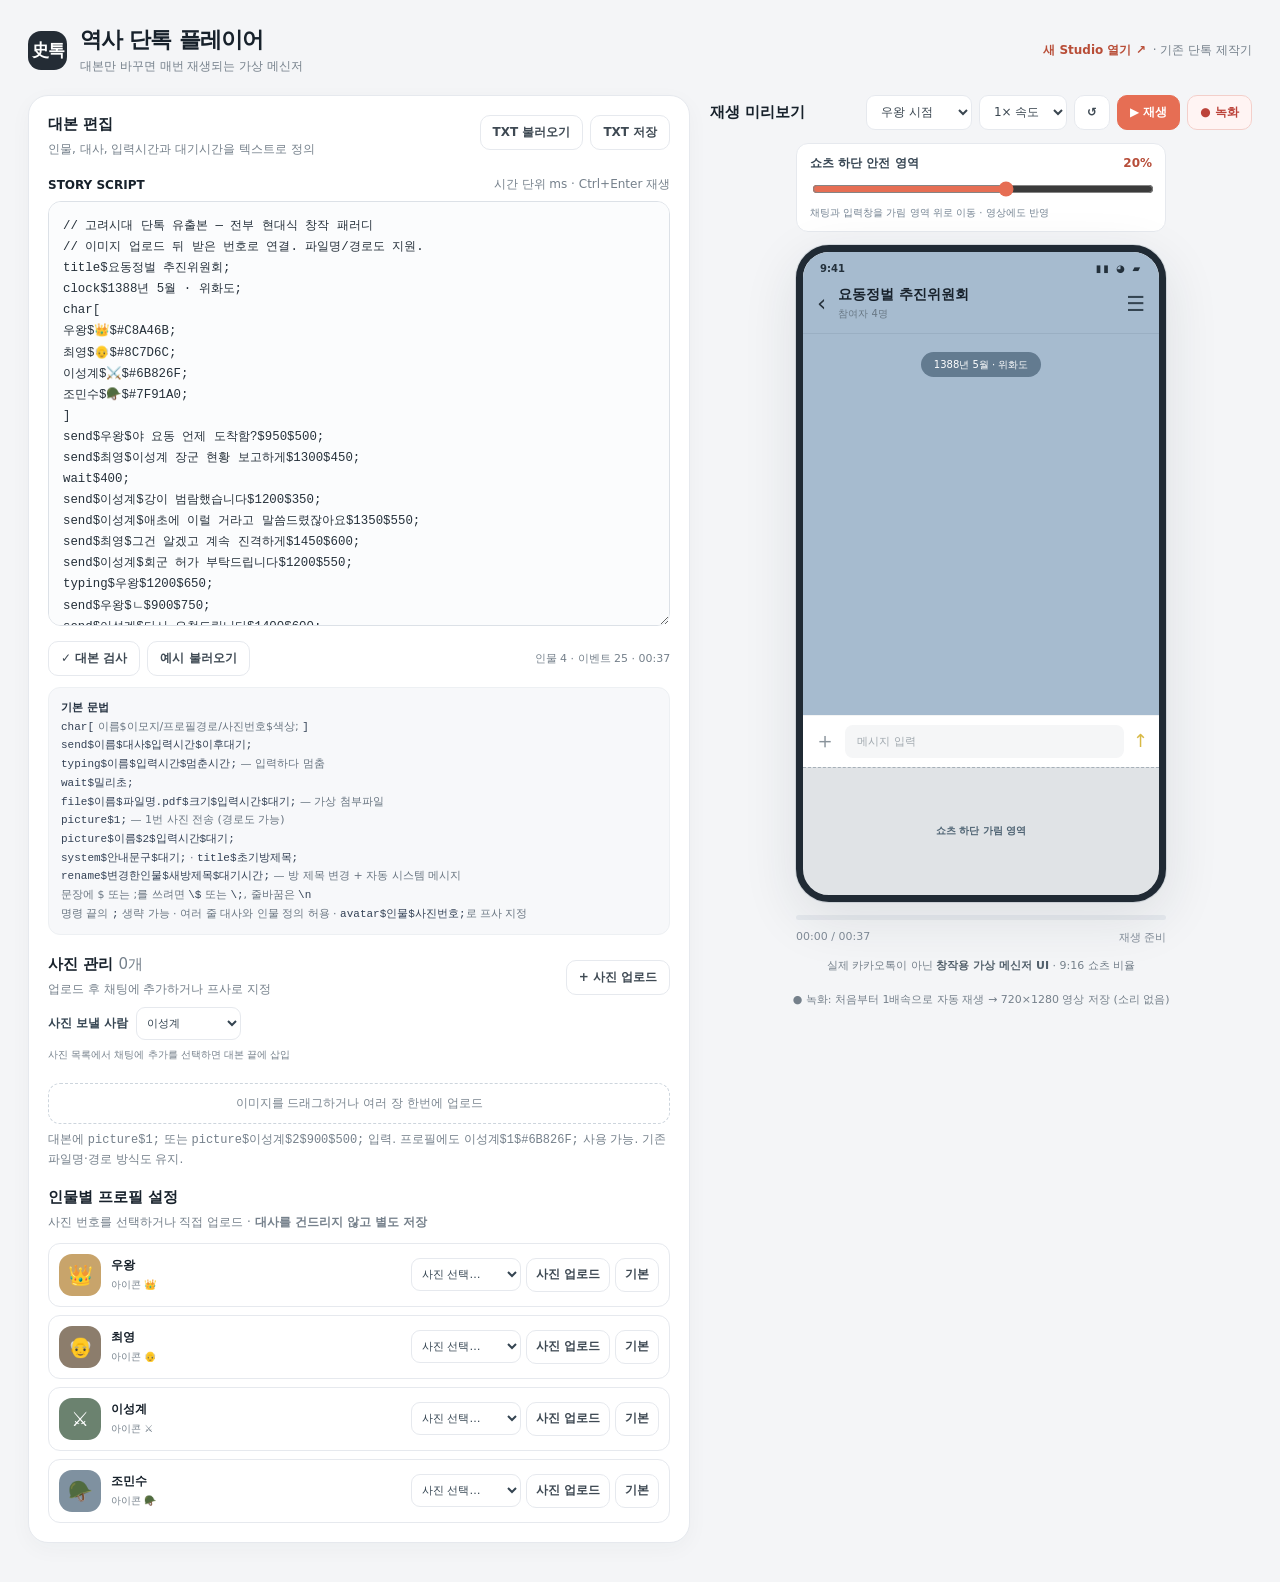
<file: index.html>
<!doctype html>
<html lang="ko">
<head>
<meta charset="utf-8">
<meta name="viewport" content="width=device-width,initial-scale=1,viewport-fit=cover">
<meta name="color-scheme" content="light">
<title>역사 단톡 플레이어 · StoryChat</title>
<style>
:root{--bg:#f4f5f7;--paper:#fff;--ink:#17212b;--muted:#75808b;--stroke:#e6e9ee;--accent:#e66e54;--accent-dark:#b84d37;--chat:#b6c6d6;--yellow:#ffe36c;--shadow:0 16px 55px rgba(30,41,59,.11);font-family:Pretendard,"Apple SD Gothic Neo","Noto Sans KR",system-ui,-apple-system,sans-serif}
*{box-sizing:border-box}html,body{margin:0;min-height:100%;background:var(--bg);color:var(--ink)}button,input,textarea,select{font:inherit}button{cursor:pointer}button:disabled{opacity:.44;cursor:default}.app{max-width:1280px;min-height:100vh;margin:auto;padding:26px 28px 40px}.topbar{display:flex;align-items:center;justify-content:space-between;gap:16px;margin-bottom:20px}.brand{display:flex;align-items:center;gap:13px}.logo{height:39px;width:39px;display:grid;place-items:center;background:#242c35;color:#fff;border-radius:13px;font-weight:800;font-size:17px;letter-spacing:-1px}.heading{font-size:22px;line-height:1.25;letter-spacing:-.8px;margin:0;font-weight:800}.subtitle{color:var(--muted);font-size:12px;margin:4px 0 0}.topnote{font-size:12px;color:var(--muted);display:flex;gap:7px;align-items:center}.dot{width:7px;height:7px;background:#67b68f;border-radius:50%}.layout{display:grid;grid-template-columns:minmax(0,1.1fr) minmax(350px,.9fr);gap:20px;align-items:start}.panel{background:var(--paper);border:1px solid var(--stroke);border-radius:20px;padding:19px;box-shadow:0 6px 22px rgba(35,47,61,.035)}.panel-head{display:flex;align-items:flex-start;justify-content:space-between;gap:12px}.sectiontitle{font-size:15px;font-weight:760;margin:0}.helptext{font-size:12px;color:var(--muted);line-height:1.55;margin:6px 0 0}.buttonrow{display:flex;gap:7px;flex-wrap:wrap}.btn{border-radius:10px;min-height:35px;padding:8px 12px;border:1px solid var(--stroke);background:#fff;color:#3e4953;font-size:12px;font-weight:720;display:inline-flex;align-items:center;justify-content:center;gap:6px;white-space:nowrap}.btn:hover{background:#f9fafb}.btn.primary{background:#252e38;border-color:#252e38;color:#fff}.btn.primary:hover{background:#394452}.btn.accent{background:var(--accent);border-color:var(--accent);color:#fff}.btn.accent:hover{background:var(--accent-dark)}.labelrow{display:flex;justify-content:space-between;gap:12px;align-items:center;margin-top:18px;margin-bottom:8px;font-size:12px;font-weight:700}.muted{color:var(--muted);font-weight:500}.editor{width:100%;height:425px;resize:vertical;min-height:230px;border:1px solid #dce1e7;border-radius:13px;background:#fbfcfd;color:#25303a;outline:0;padding:14px;line-height:1.7;font-size:12.4px;tab-size:2;font-family:ui-monospace,SFMono-Regular,Consolas,"Noto Sans Mono",monospace}.editor:focus{border-color:#aeb9c3;box-shadow:0 0 0 3px rgba(92,114,138,.09)}.hint{padding:11px 12px;background:#f7f8fa;border:1px solid #edf0f3;border-radius:12px;margin-top:11px;color:#697581;font-size:11px;line-height:1.7}.hint code{font-size:11px;color:#334155}.hint strong{color:#253241}.errorbox{border-radius:11px;margin-top:10px;padding:10px 12px;font-size:12px;line-height:1.6;white-space:pre-wrap}.errorbox.error{background:#fff1ed;color:#9f3c2c}.errorbox.ok{background:#f0f8f2;color:#2d7346}.asset-title{display:flex;align-items:center;justify-content:space-between;gap:10px;margin-top:20px}.assets{margin-top:11px;display:flex;flex-direction:column;gap:7px}.asset-item{display:flex;align-items:center;gap:9px;border:1px solid var(--stroke);padding:9px;border-radius:12px;min-width:0;flex-wrap:wrap}.asset-thumb{width:56px;height:56px;border-radius:9px;background:#eef1f4;object-fit:cover;flex-shrink:0}.asset-name{flex:1;min-width:0;overflow:hidden;white-space:nowrap;text-overflow:ellipsis;font-size:12px}.asset-remove{background:transparent;border:0;color:#8a929b;font-size:18px;width:25px;height:28px;border-radius:6px}.asset-remove:hover{background:#f5e7e5;color:#b65e4b}.drop{margin-top:10px;border:1px dashed #cdd5dd;border-radius:12px;padding:11px 13px;color:#7c8791;font-size:12px;text-align:center;transition:.15s}.drop.active{border-color:#e66e54;color:#c0553e;background:#fff5f1}.right{display:flex;flex-direction:column;align-items:center;gap:13px}.view-header{width:100%;display:flex;align-items:center;justify-content:space-between;gap:10px}.controls{display:flex;flex-wrap:wrap;align-items:center;justify-content:center;gap:7px}.speed,.perspective{border:1px solid var(--stroke);border-radius:9px;background:#fff;padding:7px 10px;height:35px;font-size:12px;color:#3a4650;max-width:142px}.phone{height:auto;width:min(100%,370px);aspect-ratio:9/16;border:7px solid #202a34;border-radius:33px;box-shadow:var(--shadow),0 0 0 1px #d8dce1;background:#fff;overflow:hidden;position:relative;display:flex;flex-direction:column;isolation:isolate}.phone-status{height:25px;flex:0 0 25px;background:var(--chat);display:flex;justify-content:space-between;align-items:center;padding:8px 17px 0;font-size:10px;font-weight:750;color:#23303b}.status-icons{letter-spacing:2px;font-size:10px}.chat-header{background:var(--chat);height:57px;flex:0 0 57px;display:flex;align-items:center;padding:7px 14px 9px;gap:12px;border-bottom:1px solid rgba(50,70,90,.1)}.back{font-size:23px;color:#26313b;line-height:1}.chat-title-wrap{min-width:0;flex:1}.chat-title{font-size:14px;font-weight:800;white-space:nowrap;text-overflow:ellipsis;overflow:hidden}.chat-people{font-size:10px;color:#687784;margin-top:3px}.chat-menu{font-size:21px;color:#344451}.chat-scroll{background:var(--chat);flex:1;min-height:0;overflow-y:auto;overscroll-behavior:contain;padding:14px 12px 17px;scrollbar-width:thin;scrollbar-color:#91a7ba transparent}.sceneclock{text-align:center;font-size:10px;color:#fff;background:rgba(53,74,93,.24);width:fit-content;max-width:90%;margin:4px auto 18px;padding:6px 13px;border-radius:15px;line-height:1.3}.message{display:flex;gap:7px;align-items:flex-start;margin:0 0 12px;animation:appear .2s ease-out both}.message.own{flex-direction:row-reverse}.avatar{width:29px;height:29px;border-radius:10px;display:grid;place-items:center;flex-shrink:0;color:#fff;font-size:16px;font-weight:700;overflow:hidden;background:#667a8b}.avatar img{width:100%;height:100%;object-fit:cover}.msg-content{min-width:0;display:flex;flex-direction:column;align-items:flex-start;max-width:min(78%,245px);gap:4px}.own .msg-content{align-items:flex-end}.who{font-size:10px;color:#384b5a;white-space:nowrap;margin:0 0 1px}.bubble{padding:10px 11px;border-radius:3px 12px 12px 12px;box-shadow:0 1px 2px rgba(30,45,62,.07);background:#fff;max-width:100%;font-size:12.6px;line-height:1.53;white-space:pre-wrap;overflow-wrap:anywhere;color:#222e37}.own .bubble{background:var(--yellow);border-radius:12px 3px 12px 12px}.photo-bubble{width:210px;max-width:100%;background:#fff;overflow:hidden;border-radius:3px 12px 12px 12px;box-shadow:0 1px 2px rgba(30,45,62,.07)}.own .photo-bubble{border-radius:12px 3px 12px 12px}.photo-bubble img{width:100%;max-height:280px;object-fit:cover;display:block}.photo-placeholder{width:205px;max-width:100%;height:220px;display:flex;align-items:center;justify-content:center;text-align:center;flex-direction:column;gap:7px;background:linear-gradient(145deg,#e5e9ec,#cbd4db);padding:18px;color:#4c606e;line-height:1.5}.photo-placeholder .ph-icon{font-size:34px}.photo-placeholder .ph-title{font-size:12px;font-weight:750}.photo-placeholder .ph-path{font-size:10px;overflow-wrap:anywhere}.notice{text-align:center;color:#fff;font-size:10px;padding:6px 11px;background:rgba(55,73,89,.23);max-width:90%;width:fit-content;border-radius:15px;margin:10px auto 18px;line-height:1.45;animation:appear .2s ease-out both}.typing-row{display:flex;gap:7px;align-items:center;margin:0 0 12px;animation:appear .2s ease-out both}.typing-row.own{flex-direction:row-reverse}.typing-bubble{background:#fff;box-shadow:0 1px 2px rgba(30,45,62,.08);border-radius:4px 13px 13px 13px;padding:12px 12px;display:flex;gap:4px;align-items:center;height:35px}.typing-row.own .typing-bubble{background:var(--yellow);border-radius:13px 4px 13px 13px}.typing-dot{height:5px;width:5px;border-radius:50%;background:#9aa8b3;animation:blip 1s ease-in-out infinite}.typing-dot:nth-child(2){animation-delay:.15s}.typing-dot:nth-child(3){animation-delay:.3s}.chat-bottom{background:#fff;display:flex;align-items:center;gap:9px;padding:9px 11px;flex:0 0 52px;border-top:1px solid rgba(25,38,51,.05)}.input-plus{font-size:22px;color:#89939b;font-weight:300;line-height:1}.fake-input{background:#f5f6f7;color:#a1a9af;border-radius:8px;font-size:11px;padding:9px 12px;flex:1}.fake-send{color:#d8b945;font-size:18px;line-height:1}.timeline{height:5px;background:#e6e9ee;border-radius:99px;overflow:hidden;margin:0 0 10px}.timeline-fill{height:100%;width:0;background:var(--accent);transition:width .08s linear}.time-row{display:flex;justify-content:space-between;color:#808b97;font-size:11px;font-variant-numeric:tabular-nums}.preview-foot{width:min(100%,370px);font-size:11px;color:var(--muted);line-height:1.5;text-align:center}.preview-foot span{font-weight:700;color:#52606b}.hidden{display:none!important}@keyframes appear{from{opacity:0;transform:translateY(7px)}to{opacity:1;transform:translateY(0)}}@keyframes blip{0%,60%,100%{opacity:.35;transform:translateY(0)}30%{opacity:1;transform:translateY(-3px)}}
@media(max-width:900px){.app{padding:20px 14px 35px}.layout{grid-template-columns:1fr}.right{order:-1}.phone{width:min(100%,350px)}.right .view-header{justify-content:center;flex-wrap:wrap}.topnote{display:none}.editor{height:320px}.panel{padding:15px}.heading{font-size:20px}}@media(max-width:420px){.app{padding:14px 10px 28px}.phone{width:min(100%,328px)}.controls{gap:5px}.btn{padding:8px 9px}.perspective{max-width:115px}.panel-head{flex-wrap:wrap}}
@media(prefers-reduced-motion:reduce){.message,.notice,.typing-row{animation:none}.typing-dot{animation:none}.timeline-fill{transition:none}}
/* Fictional attached files are display-only; no file needs to be uploaded. */
.file-bubble{width:222px;max-width:100%;background:#fff;padding:11px;border-radius:3px 12px 12px 12px;display:flex;align-items:center;gap:10px;box-shadow:0 1px 2px rgba(30,45,62,.07)}
.own .file-bubble{background:var(--yellow);border-radius:12px 3px 12px 12px}
.file-icon{position:relative;width:40px;height:47px;flex:0 0 40px;background:#edeeee;border-radius:6px;display:flex;align-items:flex-end;justify-content:center;padding:0 3px 7px;overflow:hidden}
.file-icon::before{content:"";position:absolute;top:0;right:0;border-style:solid;border-width:0 12px 12px 0;border-color:transparent #fff transparent transparent;filter:drop-shadow(-1px 1px 0 rgba(0,0,0,.06))}
.file-icon-label{position:relative;font-size:9px;font-weight:850;letter-spacing:.2px;color:#fff;background:#c7544e;border-radius:3px;padding:3px 4px;min-width:29px;text-align:center}
.file-icon.doc .file-icon-label{background:#4978bd}.file-icon.zip .file-icon-label{background:#9275ab}.file-icon.other .file-icon-label{background:#768896}
.file-detail{display:flex;flex-direction:column;min-width:0;gap:4px;flex:1}
.file-name{font-size:12px;font-weight:750;color:#29333d;line-height:1.35;overflow-wrap:anywhere;word-break:break-word}
.file-meta{font-size:10px;color:#788692;white-space:nowrap}
.phone.paused .typing-dot{animation-play-state:paused}
.asset-id{font-size:12px;font-weight:800;color:#b94f39;background:#fff1ec;border-radius:7px;padding:5px 7px;white-space:nowrap}.asset-use{font-size:11px;padding:6px 9px}.record-btn{background:#fff4f3;border-color:#f3cfca;color:#bc433a}.record-btn.active{background:#bd463e;color:#fff;border-color:#bd463e}.record-help{margin-top:3px;text-align:center;font-size:11px;color:var(--muted);line-height:1.55}.record-download{font-size:12px;font-weight:750;color:#af4c39;text-underline-offset:3px}.record-canvas{display:none;position:absolute;inset:0;width:100%;height:100%;z-index:4;object-fit:fill}.record-canvas.visible{display:block}.record-status{font-variant-numeric:tabular-nums}
/* Character profile editor — edits the portable char[] script directly. */
.character-list{display:flex;flex-direction:column;gap:8px;margin-top:11px}
.character-row{display:flex;align-items:center;gap:10px;padding:10px;border:1px solid var(--stroke);border-radius:12px;min-width:0}
.character-avatar{width:42px;height:42px;border-radius:13px;display:grid;place-items:center;overflow:hidden;flex:0 0 42px;font-size:20px;color:white}
.character-avatar img{width:100%;height:100%;object-fit:cover}
.character-detail{flex:1;min-width:0}.character-name{display:block;font-size:12px;font-weight:750;overflow:hidden;text-overflow:ellipsis;white-space:nowrap}
.character-meta{display:block;color:var(--muted);font-size:10px;margin-top:4px;overflow:hidden;text-overflow:ellipsis;white-space:nowrap}
.character-actions{display:flex;gap:5px;align-items:center;flex-wrap:wrap;justify-content:flex-end}
.profile-select{min-width:110px;max-width:145px;border:1px solid var(--stroke);background:white;border-radius:9px;padding:8px 6px;color:#344451;font-size:11px}
.character-actions .btn{min-height:34px;padding:7px 9px}
@media(max-width:460px){.character-row{flex-wrap:wrap}.character-actions{width:100%;justify-content:flex-start;margin-left:52px}.profile-select{flex:1;max-width:none}}
/* Dialogue groups share one avatar/name. Photos take roughly 90% of the chat width. */
:root{--chat:#a6bbcf;--yellow:#ffdc53}
.chat-scroll{scrollbar-color:#7893a7 transparent}
.message{margin-bottom:11px;animation:messageIn .34s cubic-bezier(.18,.82,.23,1) both}
.message.grouped{margin-top:-7px}
.message.grouped .bubble,.message.grouped .file-bubble,.message.grouped .photo-bubble{border-top-left-radius:11px}
.message.grouped.own .bubble,.message.grouped.own .file-bubble,.message.grouped.own .photo-bubble{border-top-right-radius:11px}
.avatar-spacer{width:29px;height:29px;flex:0 0 29px;visibility:hidden}
.message .msg-content{max-width:min(82%,260px)}
.message.photo-message .msg-content{width:90%;max-width:calc(100% - 36px)}
.photo-bubble{width:100%;border:1px solid rgba(20,43,63,.09);box-shadow:0 2px 6px rgba(21,39,57,.15)}
.photo-bubble img{width:100%;max-height:415px;object-fit:contain;background:#e3eaf0}
.photo-placeholder{width:100%;height:260px}
.bubble,.file-bubble{box-shadow:0 2px 5px rgba(21,39,57,.14)}
.who{font-weight:700;color:#253e51}
.sceneclock,.notice{background:rgba(27,53,76,.48)}
@keyframes messageIn{0%{opacity:0;transform:translateY(11px) scale(.985)}60%{opacity:1}100%{opacity:1;transform:translateY(0) scale(1)}}
.message.no-animate{animation:none}
@media(prefers-reduced-motion:reduce){.message{animation:none}}
/* Adjustable Shorts bottom-safe region. The translucent preview guide is never drawn in recording. */
.safe-controls{width:min(100%,370px);display:grid;gap:7px;padding:11px 13px;background:#fff;border:1px solid var(--stroke);border-radius:12px}
.safe-controls-row{display:flex;align-items:center;justify-content:space-between;font-size:12px;font-weight:700;color:#364552}
.safe-controls output{font-variant-numeric:tabular-nums;color:#b74e3a;font-weight:800}
.safe-controls input[type=range]{width:100%;accent-color:#e66e54;cursor:pointer}
.safe-controls small{color:#748392;font-size:10px;line-height:1.4}
.phone{--shorts-safe-bottom:20%}
.shorts-safe-area{flex:0 0 var(--shorts-safe-bottom);min-height:0;background:rgba(38,62,82,.14);border-top:1px dashed rgba(35,56,76,.30);color:rgba(30,56,76,.75);font-size:10px;font-weight:650;display:grid;place-items:center;text-align:center;overflow:hidden}
.shorts-safe-area::after{content:'쇼츠 하단 가림 영역';white-space:nowrap}
.phone[style*="--shorts-safe-bottom: 0%"] .shorts-safe-area{border:0}
@media(max-width:420px){.safe-controls{width:min(100%,328px)}}
.picture-sender{display:flex;gap:8px;align-items:center;flex-wrap:wrap;margin:8px 0 4px;font-size:12px;color:#344451}
.picture-sender label{font-weight:700}.picture-sender select{max-width:160px;min-width:105px}.picture-sender small{width:100%;color:var(--muted);font-size:10px}
.asset-actions{display:flex;align-items:center;flex-wrap:wrap;gap:6px;width:100%}
.asset-actions .profile-select{flex:1;min-width:126px;max-width:100%}
</style>
</head>
<body>
<div class="app">
  <header class="topbar">
    <div class="brand"><div class="logo">史톡</div><div><h1 class="heading">역사 단톡 플레이어</h1><p class="subtitle">대본만 바꾸면 매번 재생되는 가상 메신저</p></div></div>
    <div class="topnote"><a href="studio.html" style="font-weight:800;text-decoration:none;color:#b84d37">새 Studio 열기 ↗</a> · 기존 단톡 제작기</div>
  </header>
  <main class="layout">
    <section class="panel" aria-label="대본 편집기">
      <div class="panel-head"><div><h2 class="sectiontitle">대본 편집</h2><p class="helptext">인물, 대사, 입력시간과 대기시간을 텍스트로 정의</p></div><div class="buttonrow"><button class="btn" id="loadScriptBtn" type="button">TXT 불러오기</button><button class="btn" id="saveScriptBtn" type="button">TXT 저장</button></div></div>
      <div class="labelrow"><span>STORY SCRIPT</span><span class="muted">시간 단위 ms · Ctrl+Enter 재생</span></div>
      <textarea id="editor" class="editor" spellcheck="false" aria-label="시나리오 대본"></textarea>
      <div class="buttonrow" style="margin-top:11px"><button id="validateBtn" class="btn" type="button">✓ 대본 검사</button><button id="sampleBtn" class="btn" type="button">예시 불러오기</button><span style="margin:auto 0 auto auto;color:var(--muted);font-size:11px" id="scriptStats">—</span></div>
      <div id="validation" class="errorbox hidden" role="status"></div>
      <div class="hint"><strong>기본 문법</strong><br><code>char[</code> 이름$이모지/프로필경로/사진번호$색상; <code>]</code><br><code>send$이름$대사$입력시간$이후대기;</code><br><code>typing$이름$입력시간$멈춘시간;</code> — 입력하다 멈춤<br><code>wait$밀리초;</code><br><code>file$이름$파일명.pdf$크기$입력시간$대기;</code> — 가상 첨부파일<br><code>picture$1;</code> — 1번 사진 전송 (경로도 가능)<br><code>picture$이름$2$입력시간$대기;</code><br><code>system$안내문구$대기;</code> · <code>title$초기방제목;</code><br><code>rename$변경한인물$새방제목$대기시간;</code> — 방 제목 변경 + 자동 시스템 메시지<br>문장에 $ 또는 ;를 쓰려면 <code>\$</code> 또는 <code>\;</code>, 줄바꿈은 <code>\n</code><br>명령 끝의 <code>;</code> 생략 가능 · 여러 줄 대사와 인물 정의 허용 · <code>avatar$인물$사진번호;</code>로 프사 지정</div>
      <div class="asset-title"><div><h2 class="sectiontitle">사진 관리 <span id="assetCount" class="muted">0개</span></h2><p class="helptext">업로드 후 채팅에 추가하거나 프사로 지정</p></div><button class="btn" id="assetAddBtn" type="button">+ 사진 업로드</button></div><div class="picture-sender"><label for="pictureWho">사진 보낼 사람</label><select id="pictureWho" class="profile-select"></select><small>사진 목록에서 채팅에 추가를 선택하면 대본 끝에 삽입</small></div>
      <div id="assetList" class="assets"></div><div id="dropZone" class="drop">이미지를 드래그하거나 여러 장 한번에 업로드</div>
      <p class="helptext">대본에 <code>picture$1;</code> 또는 <code>picture$이성계$2$900$500;</code> 입력. 프로필에도 <code>이성계$1$#6B826F;</code> 사용 가능. 기존 파일명·경로 방식도 유지.</p>
      <div class="asset-title"><div><h2 class="sectiontitle">인물별 프로필 설정</h2><p class="helptext">사진 번호를 선택하거나 직접 업로드 · <b>대사를 건드리지 않고 별도 저장</b></p></div></div>
      <div class="character-list" id="characterList" aria-label="인물 프로필 설정"></div>
    </section>
    <section class="right" aria-label="메신저 미리보기">
      <div class="view-header"><h2 class="sectiontitle">재생 미리보기</h2><div class="controls"><select class="perspective" id="perspective" aria-label="채팅 시점"><option value="">관전자 시점</option></select><select id="speed" class="speed" aria-label="재생 속도"><option value="0.5">0.5×</option><option value="1" selected>1× 속도</option><option value="1.5">1.5×</option><option value="2">2×</option><option value="3">3×</option></select><button id="restartBtn" class="btn" title="처음부터" type="button">↺</button><button id="playBtn" class="btn accent" type="button">▶ 재생</button><button id="recordBtn" class="btn record-btn" type="button">● 녹화</button></div></div>
      <div class="safe-controls"><div class="safe-controls-row"><label for="safeBottom">쇼츠 하단 안전 영역</label><output id="safeBottomValue" for="safeBottom">20%</output></div><input type="range" id="safeBottom" min="0" max="35" step="1" value="20" aria-label="쇼츠 하단 안전 영역 비율"><small>채팅과 입력창을 가림 영역 위로 이동 · 영상에도 반영</small></div>
      <div class="phone" id="phone">
        <div class="phone-status"><span>9:41</span><span class="status-icons">▮▮ ◕ ▰</span></div>
        <div class="chat-header"><span class="back">‹</span><div class="chat-title-wrap"><div class="chat-title" id="chatTitle">요동정벌 추진위원회</div><div class="chat-people" id="chatPeople">참여자 4명</div></div><span class="chat-menu">☰</span></div>
        <div class="chat-scroll" id="chatScroll" aria-live="off"><div class="sceneclock" id="sceneClock">1388년 5월 · 위화도</div><div id="messages"></div><div id="typingHost"></div></div>
        <div class="chat-bottom"><span class="input-plus">＋</span><div class="fake-input">메시지 입력</div><span class="fake-send">↑</span></div>
        <div class="shorts-safe-area" aria-hidden="true"></div>
        <canvas class="record-canvas" id="recordCanvas" width="540" height="960" aria-label="녹화 중 미리보기"></canvas>
      </div>
      <div style="width:min(100%,370px)"><div class="timeline"><div class="timeline-fill" id="timelineFill"></div></div><div class="time-row"><span id="timeLabel">00:00 / 00:00</span><span id="playState">재생 준비</span></div></div>
      <div class="preview-foot">실제 카카오톡이 아닌 <span>창작용 가상 메신저 UI</span> · 9:16 쇼츠 비율</div>
      <div class="record-help" id="recordHelp">● 녹화: 처음부터 1배속으로 자동 재생 → 720×1280 영상 저장 (소리 없음)</div>
      <a class="record-download hidden" id="recordDownload" download="storychat.webm">마지막 녹화 다시 저장</a>
    </section>
  </main>
</div>
<input id="scriptFile" type="file" accept=".txt,.story,text/plain" class="hidden">
<input id="assetFiles" type="file" accept="image/*" multiple class="hidden">
<input id="profileFile" type="file" accept="image/*" class="hidden">
<script>
'use strict';
const SAMPLE = String.raw`// 고려시대 단톡 유출본 — 전부 현대식 창작 패러디
// 이미지 업로드 뒤 받은 번호로 연결. 파일명/경로도 지원.
title$요동정벌 추진위원회;
clock$1388년 5월 · 위화도;
char[
우왕$👑$#C8A46B;
최영$👴$#8C7D6C;
이성계$⚔️$#6B826F;
조민수$🪖$#7F91A0;
]
send$우왕$야 요동 언제 도착함?$950$500;
send$최영$이성계 장군 현황 보고하게$1300$450;
wait$400;
send$이성계$강이 범람했습니다$1200$350;
send$이성계$애초에 이럴 거라고 말씀드렸잖아요$1350$550;
send$최영$그건 알겠고 계속 진격하게$1450$600;
send$이성계$회군 허가 부탁드립니다$1200$550;
typing$우왕$1200$650;
send$우왕$ㄴ$900$750;
send$이성계$다시 요청드립니다$1400$600;
send$우왕$안 된다고$800$1100;
file$최영$요동정벌_진군계획_최종최종.pdf$2.8 MB$950$600;
system$잠시 후...$800;
wait$700;
typing$이성계$1650$900;
send$이성계$ㅈ까 돌아갈 거임 ㅂㅂ$1800$200;
picture$이성계$1$1250$900;
send$조민수$저도 갑니다$900$550;
rename$이성계$개경행 급행열차$900;
send$최영$아니 왜 개경으로 오는데$1250$650;
send$우왕$야$300$200;
send$우왕$야$300$200;
send$우왕$이성계$500$400;
send$우왕$읽씹하지 마$1000$800;
system$우왕님의 국왕 권한이 해제되었습니다$1300;`;
const $=id=>document.getElementById(id);
const editor=$('editor'), feedback=$('validation'), messages=$('messages'), typingHost=$('typingHost'), scroll=$('chatScroll');
let liveRoomTitle='단톡방';
let compiled=null, playGeneration=0, isRunning=false, isPaused=true, currentMs=0, totalMs=0, speed=1;
const assets=new Map(); // key: original filename; value: {id, url, blob}
let nextAssetId=1;
const recordVisualMessages=[];
let recordTypingWho=null, recordState=null, lastRecordingUrl=null;
const recordImageCache=new Map();
const DEFAULT_TYPING=900, DEFAULT_AFTER=450;
const SAFE_AREA_KEY='storychat-shorts-safe-bottom-v1';
let safeBottomPercent=20;
function safeAreaPx(){return Math.round(640*safeBottomPercent/100)}
function setSafeBottom(value,save=true){
 const number=Number(value);safeBottomPercent=Number.isFinite(number)?Math.max(0,Math.min(35,Math.round(number))):20;
 $('safeBottom').value=String(safeBottomPercent);
 $('safeBottomValue').textContent=`${safeBottomPercent}%`;
 $('phone').style.setProperty('--shorts-safe-bottom',`${safeBottomPercent}%`);
 if(save){try{localStorage.setItem(SAFE_AREA_KEY,String(safeBottomPercent))}catch(_){}}
}
try{setSafeBottom(localStorage.getItem(SAFE_AREA_KEY)??20,false)}catch(_){setSafeBottom(20,false)}

// Escapes: \\$ \\; \\n \\\\ . Line-based statements keep the script readable.
function splitFields(s){
 const out=[];let cur='',escaped=false;
 for(const ch of s){
  if(escaped){cur+=ch==='n'?'\n':ch;escaped=false;continue}
  if(ch==='\\'){escaped=true;continue}
  if(ch==='$'){out.push(cur);cur='';continue}
  cur+=ch;
 }
 if(escaped)cur+='\\';out.push(cur);return out;
}
function nonnegative(value, fallback, label, line){
 if(value===undefined || value==='')return fallback;
 const num=Number(value);
 if(!Number.isFinite(num) || num<0 || !Number.isInteger(num) || num>300000)throw Error(`${line}행: ${label}은 0~300000 사이의 정수(ms)여야 함`);
 return num;
}
// Convert physical lines to logical commands. Missing semicolons and wrapped
// message text are supported while escaped \; stays part of the text.
function splitStoryFragments(raw){
 const parts=[];let start=0,escaped=false;
 for(let i=0;i<raw.length;i++){
  const ch=raw[i];
  if(ch==='\\'&&!escaped){escaped=true;continue}
  if(ch===';'&&!escaped){parts.push({text:raw.slice(start,i).trim(),closed:true});start=i+1}
  escaped=false;
 }
 const tail=raw.slice(start).trim();
 if(tail)parts.push({text:tail,closed:false});
 return parts;
}
function normalizeStoryLines(text){
 const lines=String(text).replace(/^\uFEFF/,'').replace(/\r\n?/g,'\n').split('\n');
 const entries=[],isCommand=/^(?:title|clock|rename|avatar|profile|wait|typing|send|picture|file|system)(?=\s*\$|\s*$)/;
 let inChars=false,pending='',startLine=0,charPending='',charLine=0;
 function flush(){
  const value=pending.trim().replace(/\s*\n\s*(?=\$)/g,'');
  if(value)entries.push({text:value+';',line:startLine});
  pending='';
 }
 function flushChar(){
  const value=charPending.trim().replace(/\s*\n\s*/g,'');
  if(value)entries.push({text:value+';',line:charLine});
  charPending='';
 }
 function charPart(part,n){
  const chunk=part.text.trim();if(!chunk||chunk.startsWith('//'))return;
  if(charPending){
   const old=charPending.trimEnd(),fields=splitFields(old.replace(/\s*\n\s*/g,'')).length;
   const starts=/^[^$\s][^$]*\s*\$/.test(chunk);
   const continues=chunk.startsWith('$')||old.endsWith('$')||(!starts&&fields<3);
   if(!continues&&fields>=2)flushChar();
  }
  if(!charPending)charLine=n;charPending+=chunk;
  if(part.closed)flushChar();
 }
 for(let i=0;i<lines.length;i++){
  const line=lines[i].trim(),n=i+1;
  if(!line){if(pending)pending+='\n';continue}
  if(line.startsWith('//'))continue;
  if(!inChars&&/^char\s*\[$/.test(line)){flush();entries.push({text:'char[',line:n});inChars=true;continue}
  if(inChars){
   if(/^\]\s*;?$/.test(line)){flushChar();entries.push({text:']',line:n});inChars=false;continue}
   for(const part of splitStoryFragments(line))charPart(part,n);
   continue;
  }
  for(const part of splitStoryFragments(line)){
   const chunk=part.text;if(!chunk||chunk.startsWith('//'))continue;
   if(isCommand.test(chunk)){flush();pending=chunk;startLine=n}
   else if(pending)pending+='\n'+chunk;
   else{entries.push({text:chunk+(part.closed?';':''),line:n});continue}
   if(part.closed)flush();
  }
 }
 if(inChars)flushChar();flush();return entries;
}
function compile(text){
 const chars=new Map(), events=[], inferred=new Set(),avatarOverrides=new Map();let title='단톡방',clock='오늘',inChars=false,lastSender=null;
 const ensureCharacter=name=>{
  const who=String(name||'').trim();
  if(!who)throw Error('인물 이름이 비어 있음');
  if(!chars.has(who)){chars.set(who,{name:who,avatar:who.slice(0,1),color:'#718390'});inferred.add(who)}
  return who;
 };
 const lines=normalizeStoryLines(text);
 for(let i=0;i<lines.length;i++){
  let s=lines[i].text.trim();const line=lines[i].line;
  if(!s||s.startsWith('//'))continue;
  if(inChars){
   if(s===']'||s==='];'){inChars=false;continue}
   if(s.endsWith(';'))s=s.slice(0,-1);
   const f=splitFields(s).map(x=>x.trim());const name=f[0];
   if(!name)throw Error(`${line}행: 인물 이름이 없음`);
   if(f.length>3)throw Error(`${line}행: 인물 형식은 이름$프로필$색상;`);
   if(chars.has(name)&&!inferred.has(name))throw Error(`${line}행: 중복 인물 '${name}'`);
   inferred.delete(name);
   const color=f[2]||'#718390';
   if(!/^#[\da-fA-F]{6}$/.test(color))throw Error(`${line}행: 색상은 #RRGGBB 형식이어야 함`);
   chars.set(name,{name,avatar:f[1]||name.slice(0,1),color});continue;
  }
  if(s==='char['){inChars=true;continue}
  if(!s.endsWith(';'))throw Error(`${line}행: 명령 끝에 ;가 필요함`);
  const f=splitFields(s.slice(0,-1));const op=f[0].trim();
  if(op==='title'){if(!f[1])throw Error(`${line}행: 방 제목이 없음`);title=f.slice(1).join('$');continue}
  if(op==='clock'){clock=f.slice(1).join('$')||'오늘';continue}
  if(op==='avatar'||op==='profile'){
   if(f.length!==3||!f[1]?.trim()||!f[2]?.trim())throw Error(`${line}행: avatar$인물$사진번호; 형식이어야 함`);
   avatarOverrides.set(f[1].trim(),f[2].trim());continue;
  }
  if(op==='rename'){
   if(f.length<3||f.length>4)throw Error(`${line}행: rename$인물이름$새방제목$대기시간; 형식이어야 함`);
   const who=f[1].trim(), newTitle=f[2].trim();
   ensureCharacter(who);
   if(!newTitle)throw Error(`${line}행: 새 방 제목이 없음`);
   events.push({kind:'rename',who,title:newTitle,after:nonnegative(f[3],600,'제목 변경 후 대기',line)});continue;
  }
  if(op==='wait'){if(f.length!==2)throw Error(`${line}행: wait$밀리초; 형식이어야 함`);events.push({kind:'wait',duration:nonnegative(f[1],0,'대기 시간',line)});continue}
  if(op==='typing'){
   if(f.length<3||f.length>4)throw Error(`${line}행: typing$이름$입력시간$멈춘시간; 형식이어야 함`);
   const who=f[1].trim();ensureCharacter(who);
   events.push({kind:'typing',who,typing:nonnegative(f[2],0,'입력 시간',line),after:nonnegative(f[3],0,'입력 중단 시간',line)});
   continue;
  }
  if(op==='send'){
   if(f.length<3||f.length>5)throw Error(`${line}행: send$이름$대사$입력시간$대기시간; 형식이어야 함`);
   const who=f[1].trim();ensureCharacter(who);
   if(!f[2]?.trim())throw Error(`${line}행: 대사가 비어 있음`);
   events.push({kind:'send',who,text:f[2].trim(),typing:nonnegative(f[3],DEFAULT_TYPING,'입력 시간',line),after:nonnegative(f[4],DEFAULT_AFTER,'이후 대기 시간',line)});
   lastSender=who;continue;
  }
  if(op==='picture'){
   // picture$path; OR picture$name$path$typing$after;
   let who,path,typing,after;
   if(chars.has((f[1]||'').trim()) && f.length>=3){
    if(f.length>5)throw Error(`${line}행: picture 인수가 너무 많음`);
    who=f[1].trim();path=f[2];typing=nonnegative(f[3],DEFAULT_TYPING,'사진 입력 시간',line);after=nonnegative(f[4],DEFAULT_AFTER,'사진 이후 대기 시간',line);
   }else{
    if(f.length>4)throw Error(`${line}행: picture$경로$입력시간$대기시간; 형식이어야 함`);
    who=lastSender;path=f[1];typing=nonnegative(f[2],DEFAULT_TYPING,'사진 입력 시간',line);after=nonnegative(f[3],DEFAULT_AFTER,'사진 이후 대기 시간',line);
   }
   if(!who)throw Error(`${line}행: picture 전에 send를 사용하거나 인물 이름을 지정해야 함`);
   if(!path)throw Error(`${line}행: 사진 경로가 없음`);
   events.push({kind:'picture',who,path,typing,after});lastSender=who;continue;
  }
  if(op==='file'){
   // file$name$filename$size$typing$after; OR file$filename$size$typing$after;
   let who,filename,size,typing,after;
   if(chars.has((f[1]||'').trim()) && f.length>=3){
    if(f.length>6)throw Error(`${line}행: file 인수가 너무 많음`);
    who=f[1].trim();filename=f[2];size=f[3]||'';
    typing=nonnegative(f[4],DEFAULT_TYPING,'파일 전송 대기',line);
    after=nonnegative(f[5],DEFAULT_AFTER,'파일 이후 대기',line);
   }else{
    if(f.length<2||f.length>5)throw Error(`${line}행: file$파일명$크기$입력시간$대기; 형식이어야 함`);
    who=lastSender;filename=f[1];size=f[2]||'';
    typing=nonnegative(f[3],DEFAULT_TYPING,'파일 전송 대기',line);
    after=nonnegative(f[4],DEFAULT_AFTER,'파일 이후 대기',line);
   }
   if(!who)throw Error(`${line}행: file 전에 send를 사용하거나 인물 이름을 지정해야 함`);
   if(!filename?.trim())throw Error(`${line}행: 파일명이 없음`);
   if(filename.length>180||size.length>45)throw Error(`${line}행: 파일명 또는 크기가 너무 김`);
   events.push({kind:'file',who,filename:filename.trim(),size:size.trim(),typing,after});lastSender=who;continue;
  }
  if(op==='system'){
   if(f.length<2||f.length>3||!f[1])throw Error(`${line}행: system$문구$대기시간; 형식이어야 함`);
   events.push({kind:'system',text:f[1],after:nonnegative(f[2],600,'시스템 이후 대기',line)});continue;
  }
  throw Error(`${line}행: 알 수 없는 명령 '${op}'`);
 }
 if(inChars)throw Error('char[ 블록을 ]로 닫아야 함');
 for(const [who,ref] of avatarOverrides){ensureCharacter(who);chars.get(who).avatar=ref}
 if(!chars.size)throw Error('char[ ] 안에 최소 한 명을 정의해야 함');
 if(!events.length)throw Error('재생할 명령이 없음');
 const duration=events.reduce((sum,e)=>sum+(e.kind==='wait'?e.duration:(e.kind==='system'||e.kind==='rename')?e.after:e.typing+e.after),0);
 return {title,clock,chars,events,duration,inferred:[...inferred]};
}
function formatTime(ms){const s=Math.floor(ms/1000);return `${String(Math.floor(s/60)).padStart(2,'0')}:${String(s%60).padStart(2,'0')}`}
function report(text,isError=false){feedback.textContent=text;feedback.className='errorbox '+(isError?'error':'ok')}
function hideReport(){feedback.className='errorbox hidden'}
function syncPerspective(data){const sel=$('perspective');const previous=sel.value;sel.replaceChildren(new Option('관전자 시점',''));for(const name of data.chars.keys())sel.add(new Option(name+' 시점',name));if([...data.chars.keys()].includes(previous))sel.value=previous;else if(data.chars.has('우왕'))sel.value='우왕';}
function syncPictureSender(data){
 const select=$('pictureWho'),old=select.value;
 select.replaceChildren();
 for(const who of data.chars.keys())select.add(new Option(who,who));
 if(data.chars.has(old))select.value=old;
 else if(data.chars.has('이성계'))select.value='이성계';
}
function appendPictureFromPicker(id){
 if(isRunning||recordState){report('재생이나 녹화를 중지한 뒤 사진을 추가해 주세요',true);return}
 const who=$('pictureWho').value;
 if(!who){report('사진을 보낼 인물을 선택해 주세요',true);return}
 const draft=editor.value.replace(/\s+$/,'')+'\n'+`picture$${escapeStoryField(who)}$${id};`;
 try{compile(draft)}catch(e){report('현재 대본에 오류가 있어 사진 삽입을 중단함: '+e.message,true);return}
 editor.value=draft;storeScript();refreshEditedScript();report(who+'님이 '+id+'번 사진 전송하도록 추가됨');
}
function prepare({showSuccess=false}={}){
 try{
  const data=compile(editor.value);const prev=compiled;compiled=data;totalMs=data.duration;
  syncPerspective(data);syncPictureSender(data);
  liveRoomTitle=data.title;$('chatTitle').textContent=liveRoomTitle;$('chatPeople').textContent=`참여자 ${data.chars.size}명`;$('sceneClock').textContent=data.clock;
  $('scriptStats').textContent=`인물 ${data.chars.size} · 이벤트 ${data.events.length} · ${formatTime(data.duration)}`;
  renderCharacters(data);renderAssets();
  const note=data.inferred.length?` · 자동 등록: ${data.inferred.join(', ')}`:'';
  if(showSuccess||note)report(`문법 정상 · 인물 ${data.chars.size}명 · 이벤트 ${data.events.length}개${note}`);
  else hideReport();return data;
 }catch(err){report(err.message,true);return null}
}
function scrollBottom(){scroll.scrollTop=scroll.scrollHeight}
function element(tag,className,text){const n=document.createElement(tag);if(className)n.className=className;if(text!==undefined)n.textContent=text;return n}
function imageById(id){for(const [name,entry] of assets)if(entry.id===Number(id))return {name,...entry};return null}
function assetURL(path){const ref=String(path).trim();if(/^#?[1-9]\d*$/.test(ref)){const image=imageById(ref.replace('#',''));return image?.url||''}const key=ref.replaceAll('\\','/').split('/').pop();return assets.get(ref)?.url||assets.get(key)?.url||ref}
function missingImageLabel(path){return /^#?[1-9]\d*$/.test(String(path))?`${String(path).replace('#','')}번 사진 미연결`:String(path).split('/').pop()}
function safeImagePath(path){return !/^\s*(javascript:|vbscript:|data:(?!image\/))/i.test(path)}
function isImagePath(str){return /^(?:https?:|data:image\/|blob:)/i.test(str)||["/",".","\\"].some(c=>str.includes(c))||/\.(?:png|jpe?g|webp|gif|svg|avif)$/i.test(str)}
function avatarNode(who){const c=compiled.chars.get(who);const wrap=element('div','avatar');wrap.style.backgroundColor=c.color;
 if((isImagePath(c.avatar)||/^#?[1-9]\d*$/.test(c.avatar))&&safeImagePath(c.avatar)){
  const im=document.createElement('img');im.alt=who;im.src=assetURL(c.avatar);im.onerror=()=>{im.remove();wrap.textContent=who.slice(0,1)};wrap.append(im);
 }else wrap.textContent=c.avatar;return wrap;
}
function isOwn(who){return $('perspective').value===who}
function makeMessage(who,kind){
 const previous=messages.lastElementChild;
 const grouped=!!previous?.classList.contains('message')&&previous.dataset.who===who;
 const own=isOwn(who),wrap=element('div','message'+(own?' own':'')+(grouped?' grouped':'')+(kind==='picture'?' photo-message':'')),content=element('div','msg-content');
 wrap.dataset.who=who;
 if(!own){wrap.append(grouped?element('div','avatar-spacer'):avatarNode(who));if(!grouped)content.append(element('div','who',who))}
 wrap.append(content);return {wrap,content};
}
function showMessage(e){const {wrap,content}=makeMessage(e.who,e.kind);
 if(e.kind==='send')content.append(element('div','bubble',e.text));
 else if(e.kind==='file'){
  const ext=(e.filename.match(/\.([a-z0-9]+)$/i)?.[1]||'FILE').toUpperCase();
  const type=ext==='PDF'?'pdf':(['DOC','DOCX','HWP','HWPX','TXT','PPT','PPTX','XLS','XLSX'].includes(ext)?'doc':(['ZIP','RAR','7Z'].includes(ext)?'zip':'other'));
  const bubble=element('div','file-bubble');
  const icon=element('div','file-icon '+type);icon.append(element('span','file-icon-label',ext.length>4?'FILE':ext));
  const detail=element('div','file-detail');detail.append(element('div','file-name',e.filename),element('div','file-meta',[ext==='PDF'?'PDF 문서':ext+' 파일',e.size].filter(Boolean).join(' · ')));
  bubble.append(icon,detail);content.append(bubble);
 }
 else if(e.kind==='picture'){
  const bubble=element('div','photo-bubble');const img=document.createElement('img');img.alt=`${e.who}님이 보낸 사진`;img.loading='eager';
  const placeholder=()=>{bubble.replaceChildren();const ph=element('div','photo-placeholder');ph.append(element('div','ph-icon','▧'),element('div','ph-title','여기에 셀카 이미지가 표시됨'),element('div','ph-path',missingImageLabel(e.path)));bubble.append(ph)};
  if(!safeImagePath(e.path))placeholder();else{img.src=assetURL(e.path);img.onerror=placeholder;bubble.append(img)}
  content.append(bubble);
 }
 messages.append(wrap);recordVisualMessages.push({...e,appearedAt:performance.now()});
 // Only the last visible messages matter for recording, preventing long scripts from slowing down each frame.
 if(recordVisualMessages.length>100)recordVisualMessages.splice(0,recordVisualMessages.length-100);
 scrollBottom();
}
function showTyping(who){recordTypingWho=who;typingHost.replaceChildren();const own=isOwn(who),row=element('div','typing-row'+(own?' own':''));if(!own)row.append(messages.lastElementChild?.dataset.who===who?element('div','avatar-spacer'):avatarNode(who));
 const bubble=element('div','typing-bubble');for(let i=0;i<3;i++)bubble.append(element('span','typing-dot'));row.append(bubble);typingHost.append(row);scrollBottom();
}
function hideTyping(){recordTypingWho=null;typingHost.replaceChildren()}
function showNotice(text){recordVisualMessages.push({kind:'system',text,appearedAt:performance.now()});if(recordVisualMessages.length>100)recordVisualMessages.splice(0,recordVisualMessages.length-100);messages.append(element('div','notice',text));scrollBottom()}
function updateTimeline(){const frac=totalMs?Math.min(1,currentMs/totalMs):0;$('timelineFill').style.width=(frac*100).toFixed(2)+'%';$('timeLabel').textContent=`${formatTime(currentMs)} / ${formatTime(totalMs)}`}
function reset({recompile=true}={}){
 playGeneration++;isRunning=false;isPaused=true;currentMs=0;recordVisualMessages.length=0;hideTyping();messages.replaceChildren();
 if(recompile)prepare();liveRoomTitle=compiled?.title||'단톡방';$('chatTitle').textContent=liveRoomTitle;$('playBtn').textContent='▶ 재생';$('playState').textContent='재생 준비';$('phone').classList.add('paused');updateTimeline();scrollBottom();
}
async function sleepScaled(ms,ticket){
 let consumed=0,previous=null;
 while(consumed<ms){
  await new Promise(resolve=>requestAnimationFrame(resolve));
  if(ticket!==playGeneration)return false;
  const now=performance.now();
  if(!isPaused&&previous!==null){const delta=Math.min(120,Math.max(0,now-previous))*speed;const inc=Math.min(delta,ms-consumed);consumed+=inc;currentMs+=inc;updateTimeline()}
  previous=now;
 }
 return true;
}
async function loop(ticket,data){
 try{
  for(const e of data.events){
   if(ticket!==playGeneration)return;
   if(e.kind==='wait'){if(!await sleepScaled(e.duration,ticket))return;continue}
   if(e.kind==='system'){showNotice(e.text);if(!await sleepScaled(e.after,ticket))return;continue}
   if(e.kind==='rename'){
    liveRoomTitle=e.title;$('chatTitle').textContent=liveRoomTitle;
    showNotice(`${e.who}님이 채팅방 이름을 ‘${e.title}’로 변경했습니다`);
    if(!await sleepScaled(e.after,ticket))return;continue;
   }
   // Bare typing events show the indicator, cancel it, then keep it hidden for the pause.
   if(e.kind==='typing'){
    if(e.typing>0)showTyping(e.who);else hideTyping();
    if(!await sleepScaled(e.typing,ticket))return;
    hideTyping();
    if(!await sleepScaled(e.after,ticket))return;
    continue;
   }
   if(e.typing>0)showTyping(e.who);else hideTyping();
   if(!await sleepScaled(e.typing,ticket))return;
   hideTyping();if(ticket!==playGeneration)return;
   showMessage(e);
   if(!await sleepScaled(e.after,ticket))return;
  }
  if(ticket!==playGeneration)return;
  isRunning=false;isPaused=true;currentMs=totalMs;updateTimeline();$('playState').textContent='재생 완료';$('playBtn').textContent='↺ 다시 재생';$('phone').classList.add('paused');if(recordState)setTimeout(()=>stopRecording(false),400);
 }catch(err){if(ticket!==playGeneration)return;isRunning=false;isPaused=true;hideTyping();report('재생 오류: '+err.message,true);$('playState').textContent='오류';if(recordState)stopRecording(true)}
}
function play(){
 if(recordState)return;
 if(isRunning){isPaused=!isPaused;$('phone').classList.toggle('paused',isPaused);$('playBtn').textContent=isPaused?'▶ 계속':'Ⅱ 일시정지';$('playState').textContent=isPaused?'일시정지':'재생 중';return}
 reset({recompile:false});const data=prepare();if(!data)return;compiled=data;totalMs=data.duration;isRunning=true;isPaused=false;$('phone').classList.remove('paused');speed=Number($('speed').value)||1;
 $('playBtn').textContent='Ⅱ 일시정지';$('playState').textContent='재생 중';loop(playGeneration,data);
}
function downloadText(filename,contents,type='text/plain;charset=utf-8'){
 const blob=new Blob([contents],{type}),url=URL.createObjectURL(blob),a=document.createElement('a');a.href=url;a.download=filename;document.body.append(a);a.click();a.remove();setTimeout(()=>URL.revokeObjectURL(url),2000);
}
function storeScript(){try{localStorage.setItem('history-chat-story-v1',editor.value)}catch(_){} }
function loadStored(){try{return localStorage.getItem('history-chat-story-v1')}catch(_){return null}}
function readImageAsset(file){return new Promise((resolve,reject)=>{const r=new FileReader();r.onload=()=>resolve(r.result);r.onerror=()=>reject(r.error);r.readAsArrayBuffer(file)})}
function openDb(){return new Promise(resolve=>{try{if(!('indexedDB'in window)){resolve(null);return}const r=indexedDB.open('history-chat-player-assets-v1',1);r.onupgradeneeded=()=>{if(!r.result.objectStoreNames.contains('images'))r.result.createObjectStore('images',{keyPath:'name'})};r.onsuccess=()=>resolve(r.result);r.onerror=()=>resolve(null)}catch(_){resolve(null)}})}
let database=null;
function dbRequest(mode,callback){return new Promise(resolve=>{if(!database){resolve(false);return}try{const tx=database.transaction('images',mode);callback(tx.objectStore('images'));tx.oncomplete=()=>resolve(true);tx.onerror=()=>resolve(false)}catch(e){resolve(false)}})}
function persistNextAssetId(){try{localStorage.setItem('history-chat-next-asset-id',String(nextAssetId))}catch(_){}}
function allocateAssetId(){const id=nextAssetId++;persistNextAssetId();return id}
async function loadAllAssets(){
 database=await openDb();
 try{nextAssetId=Math.max(1,Number(localStorage.getItem('history-chat-next-asset-id'))||1)}catch(_){nextAssetId=1}
 if(!database){renderAssets();return}
 const rows=await new Promise(resolve=>{try{const tx=database.transaction('images','readonly');const req=tx.objectStore('images').getAll();req.onsuccess=()=>resolve(req.result);req.onerror=()=>resolve([])}catch(_){resolve([])}});
 const assigned=new Set(),legacy=[];
 for(const item of rows)if(Number.isInteger(item.id)&&item.id>0)nextAssetId=Math.max(nextAssetId,item.id+1);
 for(const item of rows){
  if(!Number.isInteger(item.id)||item.id<1||assigned.has(item.id)){item.id=allocateAssetId();legacy.push(item)}
  assigned.add(item.id);createAssetUrl(item.name,item.blob,item.id);
 }
 persistNextAssetId();
 for(const item of legacy)await dbRequest('readwrite',store=>store.put(item));
 renderAssets();renderCharacters(compiled);
}
function createAssetUrl(name,blob,id){const old=assets.get(name);if(old)URL.revokeObjectURL(old.url);assets.set(name,{id,url:URL.createObjectURL(blob),blob});recordImageCache.clear()}
async function addAssets(files){let added=0;for(const file of files){if(!file.type.startsWith('image/'))continue;if(file.size>25*1024*1024){report(`${file.name}: 이미지 크기는 25MB 이하여야 함`,true);continue}
 const id=assets.get(file.name)?.id||allocateAssetId();createAssetUrl(file.name,file,id);
 await dbRequest('readwrite',store=>store.put({name:file.name,id,blob:file}));added++}
 renderAssets();renderCharacters(compiled);if(added)report(`${added}개 이미지 등록됨 · picture$번호; 로 사용 가능`)
 return added
}
async function removeAsset(name){if(recordState)return;const a=assets.get(name);if(a)URL.revokeObjectURL(a.url);assets.delete(name);recordImageCache.clear();await dbRequest('readwrite',store=>store.delete(name));renderAssets();renderCharacters(compiled)}
function renderAssets(){
 const host=$('assetList');host.replaceChildren();$('assetCount').textContent=assets.size+'개';
 for(const [name,entry] of [...assets].sort((a,b)=>a[1].id-b[1].id)){
  const row=element('div','asset-item'),img=element('img','asset-thumb');img.src=entry.url;img.alt=name;
  const id=element('span','asset-id',`${entry.id}번`),label=element('span','asset-name',name);
  const del=element('button','asset-remove','×');del.type='button';del.title=`${entry.id}번 이미지 삭제`;del.disabled=!!recordState;
  del.addEventListener('click',()=>removeAsset(name));row.append(img,id,label,del);
  const actions=element('div','asset-actions'),insert=element('button','btn','채팅에 추가');
  insert.type='button';insert.disabled=!!recordState;
  insert.addEventListener('click',()=>appendPictureFromPicker(entry.id));
  const sel=element('select','profile-select');sel.setAttribute('aria-label',`${entry.id}번 사진을 프사로 지정`);
  sel.add(new Option('프사로 지정…',''));
  for(const person of (compiled?.chars.keys()||[]))sel.add(new Option(person,person));
  sel.disabled=!!recordState;
  sel.addEventListener('change',()=>{
   if(!sel.value)return;
   const who=sel.value;
   try{updateCharacterAvatar(who,String(entry.id));report(`${who}님의 프사를 ${entry.id}번 사진으로 변경함`)}
   catch(e){report(e.message,true)}
  });
  actions.append(insert,sel);row.append(actions);host.append(row);
 }
}
// Profile edits are embedded in char[] so exported TXT keeps the user's choices.
function escapeStoryField(v){return String(v).replaceAll('\\','\\\\').replaceAll('$','\\$').replaceAll(';','\\;').replaceAll('\n','\\n')}
// Apply a profile change to one char[] entry without rewriting adjacent
// entries, messages, or formatting. The script remains the source of truth.
function patchCharacterAvatar(script,who,avatar){
 // Store an independent directive; never rewrite the char[] block or dialogue.
 const lines=String(script).replace(/\r\n?/g,'\n').split('\n');
 const cleaned=lines.filter(line=>{
  if(!/^\s*(?:avatar|profile)\s*\$/.test(line))return true;
  const f=splitFields(line.trim().replace(/;\s*$/,''));
  return f[1]?.trim()!==who;
 });
 while(cleaned.length&&!cleaned[cleaned.length-1].trim())cleaned.pop();
 cleaned.push(`avatar$${escapeStoryField(who)}$${escapeStoryField(avatar)};`);
 return cleaned.join('\n');
}
function refreshVisibleMessages(data,visibleCount){
 // Rebuild only already-visible messages; preserve media and dialogue positions
 // without advancing the playback or resetting the editor.
 if(!visibleCount)return;
 const previousTitle=liveRoomTitle,previousTyping=recordTypingWho;
 const timeline=[];
 for(const e of data.events){
  if(e.kind==='system')timeline.push({kind:'system',text:e.text});
  else if(e.kind==='rename')timeline.push({kind:'rename',who:e.who,title:e.title});
  else if(e.kind==='send'||e.kind==='picture'||e.kind==='file')timeline.push(e);
  if(timeline.length>=visibleCount)break;
 }
 messages.replaceChildren();recordVisualMessages.length=0;
 liveRoomTitle=data.title;
 for(const e of timeline){
  if(e.kind==='system')showNotice(e.text);
  else if(e.kind==='rename'){liveRoomTitle=e.title;showNotice(`${e.who}님이 채팅방 이름을 ‘${e.title}’로 변경했습니다`)}
  else showMessage(e);
  const last=messages.lastElementChild;
  if(last?.classList?.contains('message'))last.classList.add('no-animate');
 }
 $('chatTitle').textContent=timeline.length?liveRoomTitle:previousTitle;
 if(previousTyping&&isRunning)showTyping(previousTyping);
}
function refreshEditedScript(){
 if(isRunning||recordState)return;
 const visible=recordVisualMessages.length;
 let next;
 try{next=compile(editor.value)}catch(err){report(err.message,true);return}
 prepare();
 refreshVisibleMessages(next,visible);
 // The previous total duration might differ; keep the position valid.
 currentMs=Math.min(currentMs,next.duration);
 updateTimeline();
}
function updateCharacterAvatar(who,avatar){
 if(recordState)throw Error('녹화 중에는 프로필을 변경할 수 없음');
 if(isRunning)throw Error('재생을 중지한 뒤 프로필을 변경해 주세요');
 const before=compile(editor.value);
 if(!before.chars.has(who))throw Error(`대본에서 '${who}' 인물을 찾지 못함`);
 const nextScript=patchCharacterAvatar(editor.value,who,avatar);
 const after=compile(nextScript);
 // Treat any profile edit that modifies scripted actions as a failure.
 if(JSON.stringify(before.events)!==JSON.stringify(after.events))throw Error('프사 변경 중 대사가 바뀔 위험이 있어 저장을 취소했음');
 if([...before.chars.keys()].some(name=>!after.chars.has(name)))throw Error('프사 변경 중 다른 인물이 누락되어 저장을 취소했음');
 const visible=recordVisualMessages.length;
 editor.value=nextScript;
 storeScript();
 prepare();
 refreshVisibleMessages(after,visible);
 updateTimeline();
 return true;
}
let pendingProfileWho=null;
function renderCharacters(data){
 const host=$('characterList');host.replaceChildren();
 if(!data)return;
 for(const [name,ch] of data.chars){
  const row=element('div','character-row');
  const avatar=element('div','character-avatar');avatar.style.background=ch.color;
  if((isImagePath(ch.avatar)||/^#?[1-9]\d*$/.test(ch.avatar))&&safeImagePath(ch.avatar)){
   const img=element('img');img.alt='';img.src=assetURL(ch.avatar);img.onerror=()=>{img.remove();avatar.textContent=name.slice(0,1)};avatar.append(img);
  }else avatar.textContent=ch.avatar;
  const meta=element('div','character-detail');meta.append(element('span','character-name',name));
  const ref=/^#?[1-9]\d*$/.test(ch.avatar)?`${ch.avatar.replace('#','')}번 사진`:(isImagePath(ch.avatar)?ch.avatar:'아이콘 '+ch.avatar);
  meta.append(element('span','character-meta',ref));
  const actions=element('div','character-actions');
  const select=element('select','profile-select');select.setAttribute('aria-label',`${name} 프로필 사진`);
  select.add(new Option('사진 선택…',''));
  if(/^#?[1-9]\d*$/.test(ch.avatar)&&!imageById(ch.avatar.replace('#','')))select.add(new Option('현재 사진 (미연결)',ch.avatar));
  for(const [filename,entry] of [...assets].sort((a,b)=>a[1].id-b[1].id))select.add(new Option(`${entry.id}번 · ${filename}`,String(entry.id)));
  select.value=/^#?[1-9]\d*$/.test(ch.avatar)?ch.avatar.replace('#',''):'';
  select.disabled=!!recordState;
  select.addEventListener('change',()=>{if(!select.value)return;try{updateCharacterAvatar(name,select.value);report(`${name} 프로필이 ${select.value}번 사진으로 변경됨`)}catch(err){report(err.message,true)}});
  const upload=element('button','btn','사진 업로드');upload.type='button';upload.disabled=!!recordState;
  upload.addEventListener('click',()=>{pendingProfileWho=name;$('profileFile').click()});
  const clear=element('button','btn','기본');clear.type='button';clear.disabled=!!recordState;
  clear.addEventListener('click',()=>{try{updateCharacterAvatar(name,name.slice(0,1));report(`${name} 프로필을 기본으로 변경함`)}catch(err){report(err.message,true)}});
  actions.append(select,upload,clear);row.append(avatar,meta,actions);host.append(row);
 }
}
$('profileFile').addEventListener('change',async e=>{
 const file=e.target.files[0],who=pendingProfileWho;e.target.value='';pendingProfileWho=null;
 if(!file||!who||recordState)return;
 const existed=assets.get(file.name)?.id;
 await addAssets([file]);const id=assets.get(file.name)?.id;
 if(!id){report('프로필 사진 업로드에 실패함',true);return}
 try{updateCharacterAvatar(who,String(id));report(`${who} 프로필 사진 설정 완료 · ${id}번 이미지`)}catch(err){report(err.message,true)}
});
// Canvas-native capture: records the simulated messenger only, never the editor or browser chrome.
const recordCanvas=$('recordCanvas'), recordCtx=recordCanvas.getContext('2d',{alpha:false});
function roundPath(c,x,y,w,h,r=9){r=Math.max(0,Math.min(r,w/2,h/2));c.beginPath();c.moveTo(x+r,y);c.arcTo(x+w,y,x+w,y+h,r);c.arcTo(x+w,y+h,x,y+h,r);c.arcTo(x,y+h,x,y,r);c.arcTo(x,y,x+w,y,r);c.closePath()}
function panelFill(c,x,y,w,h,color,r=0){c.fillStyle=color;if(r){roundPath(c,x,y,w,h,r);c.fill()}else c.fillRect(x,y,w,h)}
function canvasText(c,txt,x,y,font,color='#23313a',align='left'){c.font=font;c.textAlign=align;c.textBaseline='alphabetic';c.fillStyle=color;c.fillText(String(txt),x,y)}
function elide(c,txt,max){let val=String(txt);if(c.measureText(val).width<=max)return val;while(val.length&&c.measureText(val+'…').width>max)val=val.slice(0,-1);return val+'…'}
function textLines(c,value,width,font){c.font=font;const out=[];const raw=String(value).split('\n');for(const paragraph of raw){if(paragraph===''){out.push('');continue}let line='';for(const letter of Array.from(paragraph)){if(c.measureText(line+letter).width>width&&line){out.push(line);line=letter}else line+=letter}out.push(line)}return out}
function fitImage(c,img,x,y,w,h){c.save();roundPath(c,x,y,w,h,8);c.clip();const scale=Math.max(w/img.naturalWidth,h/img.naturalHeight),sw=w/scale,sh=h/scale,sx=(img.naturalWidth-sw)/2,sy=(img.naturalHeight-sh)/2;c.drawImage(img,sx,sy,sw,sh,x,y,w,h);c.restore()}
function fitImageContained(c,img,x,y,w,h){
 c.save();roundPath(c,x,y,w,h,9);c.clip();c.fillStyle='#e3eaf0';c.fillRect(x,y,w,h);
 const scale=Math.min(w/img.naturalWidth,h/img.naturalHeight),iw=img.naturalWidth*scale,ih=img.naturalHeight*scale;
 c.drawImage(img,x+(w-iw)/2,y+(h-ih)/2,iw,ih);c.restore();
}
function recordImage(path){return recordImageCache.get(assetURL(path))||null}
async function preloadRecordImage(path){
 if(!safeImagePath(path))return false;
 const url=assetURL(path);if(!url)return false;
 const old=recordImageCache.get(url);if(old)return true;
 return new Promise(resolve=>{
  const img=new Image();let done=false;
  const finish=ok=>{if(done)return;done=true;clearTimeout(timeout);if(ok)recordImageCache.set(url,img);resolve(ok)};
  const timeout=setTimeout(()=>finish(false),7000);
  img.onload=()=>finish(true);img.onerror=()=>finish(false);
  if(/^https?:/i.test(url))img.crossOrigin='anonymous';
  img.src=url;
  if(img.complete&&img.naturalWidth)finish(true);
 });
}
async function preloadRecordAssets(data){
 const refs=new Set();for(const char of data.chars.values())if(isImagePath(char.avatar)||/^#?[1-9]\d*$/.test(char.avatar))refs.add(char.avatar);
 for(const event of data.events)if(event.kind==='picture')refs.add(event.path);
 const failed=[];await Promise.all([...refs].map(async ref=>{if(!await preloadRecordImage(ref))failed.push(ref)}));return failed;
}
function drawAvatar(c,who,x,y){
 const ch=compiled.chars.get(who);panelFill(c,x,y,29,29,ch.color,9);
 const avatar=ch.avatar;const img=(isImagePath(avatar)||/^#?[1-9]\d*$/.test(avatar))?recordImage(avatar):null;
 if(img){fitImage(c,img,x,y,29,29)}else canvasText(c,img?'':((isImagePath(avatar)||/^#?[1-9]\d*$/.test(avatar))?who.slice(0,1):avatar),x+14.5,y+21,'700 16px "Noto Sans KR",sans-serif','#fff','center');
}
function measureVisual(c,item,prev){
 const own=item.who&&isOwn(item.who),grouped=!!item.who&&prev?.who===item.who&&prev.kind!=='system',x=own?0:48;
 if(item.kind==='clock'){return {kind:'clock',height:45}}
 if(item.kind==='system')return {kind:'system',height:49,text:item.text};
 if(item.kind==='typing')return {kind:'typing',height:grouped?39:47,own,who:item.who,grouped};
 const above=own||grouped?0:17,after=grouped?5:12;
 if(item.kind==='send'){
  const lines=textLines(c,item.text,220,'12.6px "Noto Sans KR",sans-serif');
  c.font='12.6px "Noto Sans KR",sans-serif';const width=Math.min(244,Math.max(33,...lines.map(t=>c.measureText(t).width+22)));
  const bh=lines.length*19.3+19;return {kind:'send',height:above+bh+after,lines,bh,width,above,own,who:item.who,grouped};
 }
 if(item.kind==='picture'){
  const img=recordImage(item.path),width=own?300:288;const h=img?Math.min(400,Math.max(25,width*img.naturalHeight/img.naturalWidth)):270;
  return {kind:'picture',height:above+h+after,bh:h,width,above,own,who:item.who,img,path:item.path,grouped};
 }
 if(item.kind==='file')return {kind:'file',height:above+77+after,bh:77,width:222,above,own,who:item.who,filename:item.filename,size:item.size,grouped};
 return {kind:'unknown',height:0};
}
function drawVisual(c,item,box,y){
 if(box.kind==='clock'){
  c.font='10px "Noto Sans KR",sans-serif';const w=Math.min(310,c.measureText(compiled.clock).width+26);panelFill(c,(360-w)/2,y+4,w,24,'rgba(27,53,76,.48)',12);canvasText(c,compiled.clock,180,y+20,'10px "Noto Sans KR",sans-serif','#fff','center');return;
 }
 if(box.kind==='system'){
  c.font='10px "Noto Sans KR",sans-serif';const w=Math.min(322,c.measureText(box.text).width+22);panelFill(c,(360-w)/2,y+11,w,27,'rgba(55,73,89,.23)',13);canvasText(c,elide(c,box.text,w-18),180,y+28,'10px "Noto Sans KR",sans-serif','#fff','center');return;
 }
 if(!box.own&&!box.grouped)drawAvatar(c,box.who,12,y);
 const x=box.own?360-12-(box.width||54):48;
 if(!box.own&&!box.grouped&&box.kind!=='typing')canvasText(c,box.who,48,y+10,'10px "Noto Sans KR",sans-serif','#384b5a');
 const by=y+(box.above||0);
 if(box.kind==='typing'){
  panelFill(c,box.own?360-12-53:48,y,53,35,box.own?'#ffdc53':'#fff',10);
  for(let i=0;i<3;i++){
   const v=(currentMs/250+i*0.5)%3,shift=v>1&&v<2?-2:0;
   c.beginPath();c.arc((box.own?360-12-53:48)+15+i*10,y+18+shift,2.6,0,Math.PI*2);c.fillStyle='#9aa8b3';c.fill();
  }return;
 }
 if(box.kind==='send'){
  panelFill(c,x,by,box.width,box.bh,box.own?'#ffdc53':'#fff',10);
  box.lines.forEach((line,i)=>canvasText(c,line,x+11,by+23+i*19.3,'12.6px "Noto Sans KR",sans-serif','#222e37'));
 }else if(box.kind==='picture'){
  if(box.img)fitImageContained(c,box.img,x,by,box.width,box.bh);
  else{
   panelFill(c,x,by,box.width,box.bh,'#dde5ea',10);
   canvasText(c,'▧',x+box.width/2,by+box.bh/2-12,'30px sans-serif','#758695','center');
   canvasText(c,'사진 미연결',x+box.width/2,by+box.bh/2+13,'700 12px sans-serif','#4c606e','center');
   canvasText(c,elide(c,missingImageLabel(box.path),box.width-20),x+box.width/2,by+box.bh/2+34,'10px sans-serif','#667988','center');
  }
 }else if(box.kind==='file'){
  panelFill(c,x,by,box.width,box.bh,box.own?'#ffdc53':'#fff',10);
  panelFill(c,x+10,by+15,40,47,'#edeeee',6);
  const ext=(box.filename.match(/\.([a-z0-9]+)$/i)?.[1]||'FILE').toUpperCase();
  panelFill(c,x+15,by+40,30,16,ext==='PDF'?'#c7544e':'#4978bd',3);
  canvasText(c,ext.length>4?'FILE':ext,x+30,by+51,'700 9px sans-serif','#fff','center');
  c.font='700 12px "Noto Sans KR",sans-serif';
  const lines=textLines(c,box.filename,153,'700 12px "Noto Sans KR",sans-serif').slice(0,2);
  lines.forEach((line,i)=>canvasText(c,elide(c,line,150),x+59,by+26+i*15,'700 12px "Noto Sans KR",sans-serif','#29333d'));
  canvasText(c,elide(c,`${ext} 파일${box.size?' · '+box.size:''}`,151),x+59,by+65,'10px "Noto Sans KR",sans-serif','#788692');
 }
}
function drawRecordCanvas(){
 if(!compiled)return;
 const c=recordCtx;c.setTransform(recordCanvas.width/360,0,0,recordCanvas.height/640,0,0);
 c.clearRect(0,0,360,640);c.fillStyle='#a6bbcf';c.fillRect(0,0,360,640);
 // OS bar
 canvasText(c,'9:41',17,19,'700 10px "Noto Sans KR",sans-serif','#23303b');canvasText(c,'▮▮ ◕ ▰',343,19,'700 10px sans-serif','#23303b','right');
 // Chat title bar
 c.fillStyle='rgba(50,70,90,.1)';c.fillRect(0,81,360,1);
 canvasText(c,'‹',15,62,'24px sans-serif','#26313b');
 c.font='800 14px "Noto Sans KR",sans-serif';
 canvasText(c,elide(c,liveRoomTitle,258),46,50,'800 14px "Noto Sans KR",sans-serif','#17212b');
 canvasText(c,`참여자 ${compiled.chars.size}명`,46,66,'10px "Noto Sans KR",sans-serif','#687784');
 canvasText(c,'☰',340,57,'20px sans-serif','#344451','right');
 // Chat scroll surface: crop old items at top, anchored near bottom if needed.
 const scenes=[{kind:'clock'}].concat(recordVisualMessages);
 if(recordTypingWho)scenes.push({kind:'typing',who:recordTypingWho});
 const layouts=scenes.map((e,i)=>measureVisual(c,e,scenes[i-1]));let total=100;for(const e of layouts)total+=e.height;
 const inputY=588-safeAreaPx(),shift=Math.max(0,total-(inputY-16));
 c.save();c.beginPath();c.rect(0,82,360,inputY-82);c.clip();let pos=100-shift;
 for(let i=0;i<scenes.length;i++){
  const b=layouts[i],item=scenes[i];
  if(pos+b.height>=82&&pos<=inputY){
   const elapsed=item.appearedAt===undefined?Infinity:performance.now()-item.appearedAt;
   const t=Math.max(0,Math.min(1,elapsed/340)),ease=1-Math.pow(1-t,3);
   c.save();c.globalAlpha=0.12+0.88*ease;drawVisual(c,item,b,pos+(1-ease)*10);c.restore();
  }pos+=b.height;
 }c.restore();
 // Input bar
 panelFill(c,0,inputY,360,52,'#fff');c.fillStyle='rgba(25,38,51,.08)';c.fillRect(0,inputY,360,1);
 canvasText(c,'＋',12,inputY+34,'300 22px sans-serif','#89939b');panelFill(c,42,inputY+10,275,34,'#f5f6f7',8);
 canvasText(c,'메시지 입력',54,inputY+32,'11px "Noto Sans KR",sans-serif','#a1a9af');canvasText(c,'↑',338,inputY+33,'18px sans-serif','#d8b945','right');
}
function setRecorderControls(active){
 for(const id of ['playBtn','restartBtn','speed','perspective','validateBtn','sampleBtn','loadScriptBtn','assetAddBtn','safeBottom'])$(id).disabled=active;
 editor.readOnly=active;
 renderAssets();renderCharacters(compiled);
 $('recordBtn').textContent=active?'■ 녹화 중지':'● 녹화';$('recordBtn').classList.toggle('active',active);
 $('recordCanvas').classList.toggle('visible',active);
}
// Chrome MediaRecorder may omit WebM Duration. Patch only Segment Info metadata,
// without decoding frames or loading the entire recording into JS memory.
function readEbmlPrefix(bytes,offset){
 if(offset<0||offset>=bytes.length||!bytes[offset])throw Error('EBML header is missing');
 let width=1,flag=0x80;
 while(!(bytes[offset]&flag)){width++;flag>>=1;if(width>8)throw Error('EBML VINT too long')}
 if(offset+width>bytes.length)throw Error('EBML header is truncated');
 return {width,flag};
}
function readEbmlElement(bytes,offset){
 const idHead=readEbmlPrefix(bytes,offset);
 if(idHead.width>4)throw Error('Invalid EBML element ID');
 let id=0;for(let i=0;i<idHead.width;i++)id=id*256+bytes[offset+i];
 const pos=offset+idHead.width,szHead=readEbmlPrefix(bytes,pos);
 let size=BigInt(bytes[pos]&(szHead.flag-1));
 for(let i=1;i<szHead.width;i++)size=(size<<8n)+BigInt(bytes[pos+i]);
 const unknown=size===(1n<<BigInt(szHead.width*7))-1n;
 if(!unknown&&size>BigInt(Number.MAX_SAFE_INTEGER))throw Error('WebM element too large');
 const dataStart=pos+szHead.width,n=unknown?null:Number(size);
 return {id,size:n,sizeStart:pos,sizeWidth:szHead.width,dataStart,end:n===null?null:dataStart+n};
}
function encodeEbmlSize(size,width){
 if(!Number.isSafeInteger(size)||size<0)throw Error('Invalid WebM element size');
 let n=width;
 while(n<=8&&BigInt(size)>=(1n<<BigInt(7*n))-1n)n++;
 if(n>8)throw Error('WebM element size overflow');
 const arr=new Uint8Array(n);let x=BigInt(size);
 for(let i=n-1;i>=0;i--){arr[i]=Number(x&255n);x>>=8n}
 arr[0]|=1<<(8-n);return arr;
}
async function fixRecordedWebmDuration(blob,durationMs){
 if(!Number.isFinite(durationMs)||durationMs<=0)return {blob,ok:false,note:'녹화 길이를 측정하지 못함'};
 try{
  // The MediaRecorder Info element sits near the beginning of the file.
  const bytes=new Uint8Array(await blob.slice(0,Math.min(blob.size,1024*1024)).arrayBuffer());
  let segment=null;
  for(let p=0;p<bytes.length;){
   const el=readEbmlElement(bytes,p);
   if(el.id===0x18538067){segment=el;break}
   if(el.end===null||el.end<=p||el.end>bytes.length)break;
   p=el.end;
  }
  if(!segment)return {blob,ok:false,note:'WebM Segment 없음'};
  let info=null,seekHead=false;
  for(let p=segment.dataStart;p<bytes.length&&p<(segment.end??blob.size);){
   const el=readEbmlElement(bytes,p);
   if(el.id===0x114d9b74)seekHead=true;
   if(el.id===0x1549a966){info=el;break}
   if(el.end===null||el.end<=p||el.end>bytes.length)break;
   p=el.end;
  }
  if(!info||info.end===null||info.end>bytes.length)return {blob,ok:false,note:'WebM Info 없음'};
  let scale=1000000,durationElement=null;
  for(let p=info.dataStart;p<info.end;){
   const el=readEbmlElement(bytes,p);
   if(el.end===null||el.end>info.end||el.end<=p)throw Error('Invalid WebM Info size');
   if(el.id===0x2ad7b1){
    scale=0;for(let j=el.dataStart;j<el.end;j++)scale=scale*256+bytes[j];
   }
   if(el.id===0x4489){
    durationElement=el;const n=el.end-el.dataStart;
    if(n===4||n===8){
     const dv=new DataView(bytes.buffer,bytes.byteOffset,bytes.byteLength);
     const old=n===4?dv.getFloat32(el.dataStart,false):dv.getFloat64(el.dataStart,false);
     if(Number.isFinite(old)&&old>0)return {blob,ok:true,note:'기존 길이 정보 유지'};
    }
   }
   p=el.end;
  }
  if(!Number.isFinite(scale)||scale<=0)throw Error('Invalid WebM TimestampScale');
  const ticks=durationMs*1000000/scale;
  if(!Number.isFinite(ticks)||ticks<=0)throw Error('Invalid WebM Duration');
  if(durationElement){
   const width=durationElement.end-durationElement.dataStart;
   if(width!==4&&width!==8)return {blob,ok:false,note:'지원되지 않는 Duration 필드'};
   const arr=new Uint8Array(width),dv=new DataView(arr.buffer);
   if(width===4)dv.setFloat32(0,ticks,false);else dv.setFloat64(0,ticks,false);
   return {blob:new Blob([blob.slice(0,durationElement.dataStart),arr,blob.slice(durationElement.end)],{type:blob.type}),ok:true,note:'길이 정보 수정'};
  }
  // SeekHead stores byte offsets, which could change when Info grows.
  if(seekHead)return {blob,ok:false,note:'SeekHead가 있어 안전한 수정 불가'};
  const duration=new Uint8Array(11);
  duration[0]=0x44;duration[1]=0x89;duration[2]=0x88;
  new DataView(duration.buffer).setFloat64(3,ticks,false);
  const newInfoSize=encodeEbmlSize(info.size+duration.length,info.sizeWidth);
  const growth=duration.length+newInfoSize.length-info.sizeWidth;
  let pieces;
  if(segment.size===null)pieces=[blob.slice(0,info.sizeStart)];
  else{
   const newSegmentSize=encodeEbmlSize(segment.size+growth,segment.sizeWidth);
   if(newSegmentSize.length!==segment.sizeWidth)return {blob,ok:false,note:'Segment 크기 필드에 여유 없음'};
   pieces=[blob.slice(0,segment.sizeStart),newSegmentSize,blob.slice(segment.sizeStart+segment.sizeWidth,info.sizeStart)];
  }
  pieces.push(newInfoSize,blob.slice(info.dataStart,info.end),duration,blob.slice(info.end));
  return {blob:new Blob(pieces,{type:blob.type}),ok:true,note:'길이 정보 추가'};
 }catch(err){return {blob,ok:false,note:err?.message||'메타데이터 보정 실패'}}
}
async function startRecording(){
 if(recordState)return;
 if(!window.MediaRecorder||!recordCanvas.captureStream){report('현재 브라우저는 영상 녹화를 지원하지 않음. 최신 Chrome/Edge에서 실행해 주세요.',true);return}
 const data=prepare();if(!data)return;
 $('recordBtn').disabled=true;$('recordHelp').textContent='이미지 준비 중…';
 try{
  const failed=await preloadRecordAssets(data);
  reset({recompile:false});compiled=data;totalMs=data.duration;speed=1;updateTimeline();
  recordCanvas.width=720;recordCanvas.height=1280;
  drawRecordCanvas();
  const stream=recordCanvas.captureStream(30);
  const types=['video/webm;codecs=vp9','video/webm;codecs=vp8','video/webm'];
  const mimeType=types.find(type=>MediaRecorder.isTypeSupported(type));
  if(!mimeType){stream.getTracks().forEach(t=>t.stop());throw Error('WebM 영상 코덱을 지원하지 않음')}
  const recorder=new MediaRecorder(stream,{mimeType,videoBitsPerSecond:3500000});
  const state={recorder,stream,chunks:[],failed,startedAt:0,stoppedAt:null};recordState=state;
  recorder.ondataavailable=e=>{if(e.data&&e.data.size)state.chunks.push(e.data)};
  recorder.onerror=e=>{report('녹화 오류: '+(e.error?.message||'알 수 없는 오류'),true);stopRecording(true)};
  recorder.onstop=async()=>{
   const rawBlob=new Blob(state.chunks,{type:mimeType});
   state.stream.getTracks().forEach(t=>t.stop());
   if(state.cancel||rawBlob.size<1000){
    if(recordState===state)recordState=null;
    setRecorderControls(false);$('recordBtn').disabled=false;
    $('recordHelp').textContent='녹화를 저장하지 못했음. 다시 시도해 주세요.';return;
   }
   const durationMs=Math.max(1,Math.round((state.stoppedAt??performance.now())-state.startedAt));
   const fixed=await fixRecordedWebmDuration(rawBlob,durationMs);
   const blob=fixed.blob;
   if(recordState===state)recordState=null;
   setRecorderControls(false);$('recordBtn').disabled=false;
   if(lastRecordingUrl)URL.revokeObjectURL(lastRecordingUrl);
   lastRecordingUrl=URL.createObjectURL(blob);
   const link=$('recordDownload');link.href=lastRecordingUrl;link.download=`storychat-${new Date().toISOString().replace(/[:.]/g,'-')}.webm`;link.classList.remove('hidden');
   link.click();$('recordHelp').textContent=`녹화 완료 · 720×1280 · ${(durationMs/1000).toFixed(1)}초 · ${(blob.size/1024/1024).toFixed(1)} MB · ${fixed.ok?'길이 메타데이터 정상':'길이 메타데이터 미확인'} · 소리 없음`;
   if(!fixed.ok)report(`영상은 저장됐지만 길이 정보 보정이 실패함: ${fixed.note}`,true);
   if(failed.length)report(`영상은 저장됨 · 일부 이미지(${failed.map(missingImageLabel).join(', ')})는 로드하지 못해 대체 그림으로 출력`,true);
  };
  recorder.start(250);state.startedAt=performance.now();setRecorderControls(true);$('recordBtn').disabled=false;
  $('recordHelp').textContent=failed.length?`● 녹화 중 · 이미지 ${failed.length}개 로드 실패 (대체 이미지 표시)`:'● 녹화 중 · 대본 종료 시 자동 저장';
  isRunning=true;isPaused=false;$('phone').classList.remove('paused');
  $('playState').textContent='녹화 중';$('playBtn').textContent='Ⅱ 녹화 중';
  function animation(){if(recordState!==state)return;drawRecordCanvas();requestAnimationFrame(animation)}
  animation();loop(playGeneration,data);
 }catch(err){recordState=null;setRecorderControls(false);$('recordBtn').disabled=false;report('녹화 시작 실패: '+err.message,true);$('recordHelp').textContent='녹화 실패 · 브라우저 기능과 이미지 연결을 확인하세요.'}
}
function stopRecording(manual=true){
 const state=recordState;if(!state)return;
 if(manual){playGeneration++;isRunning=false;isPaused=true;hideTyping();$('playBtn').textContent='▶ 재생';$('playState').textContent='녹화 중지'}
 if(state.recorder.state!=='inactive'){
  if(state.stoppedAt===null)state.stoppedAt=performance.now();
  drawRecordCanvas();try{state.recorder.requestData()}catch(_){}
  state.recorder.stop();$('recordHelp').textContent='영상 저장 중…';$('recordBtn').disabled=true;
 }
}

$('safeBottom').addEventListener('input',e=>setSafeBottom(e.target.value));
$('recordBtn').addEventListener('click',()=>recordState?stopRecording(true):startRecording());
$('playBtn').addEventListener('click',play);$('restartBtn').addEventListener('click',()=>reset());$('speed').addEventListener('change',()=>{speed=Number($('speed').value)||1});
$('perspective').addEventListener('change',()=>reset({recompile:false}));$('validateBtn').addEventListener('click',()=>{reset();prepare({showSuccess:true})});
$('sampleBtn').addEventListener('click',()=>{if(editor.value!==SAMPLE&&!confirm('현재 대본을 예시로 바꿀까요?'))return;editor.value=SAMPLE;storeScript();reset()});
$('loadScriptBtn').addEventListener('click',()=>$('scriptFile').click());$('scriptFile').addEventListener('change',async(e)=>{const file=e.target.files[0];if(!file)return;editor.value=await file.text();storeScript();reset();e.target.value=''});
$('saveScriptBtn').addEventListener('click',()=>downloadText('history-chat.story.txt',editor.value));
$('assetAddBtn').addEventListener('click',()=>$('assetFiles').click());$('assetFiles').addEventListener('change',async(e)=>{await addAssets(e.target.files);e.target.value=''});
const drop=$('dropZone');for(const name of ['dragenter','dragover'])drop.addEventListener(name,e=>{e.preventDefault();drop.classList.add('active')});for(const name of ['dragleave','drop'])drop.addEventListener(name,e=>{e.preventDefault();drop.classList.remove('active')});drop.addEventListener('drop',e=>addAssets(e.dataTransfer.files));
let editTimer;editor.addEventListener('input',()=>{storeScript();clearTimeout(editTimer);editTimer=setTimeout(refreshEditedScript,350)});
document.addEventListener('keydown',e=>{if(e.ctrlKey&&e.key==='Enter'){e.preventDefault();play()} });
editor.value=loadStored()??SAMPLE;prepare();updateTimeline();loadAllAssets();
</script>
</body>
</html>
</file>
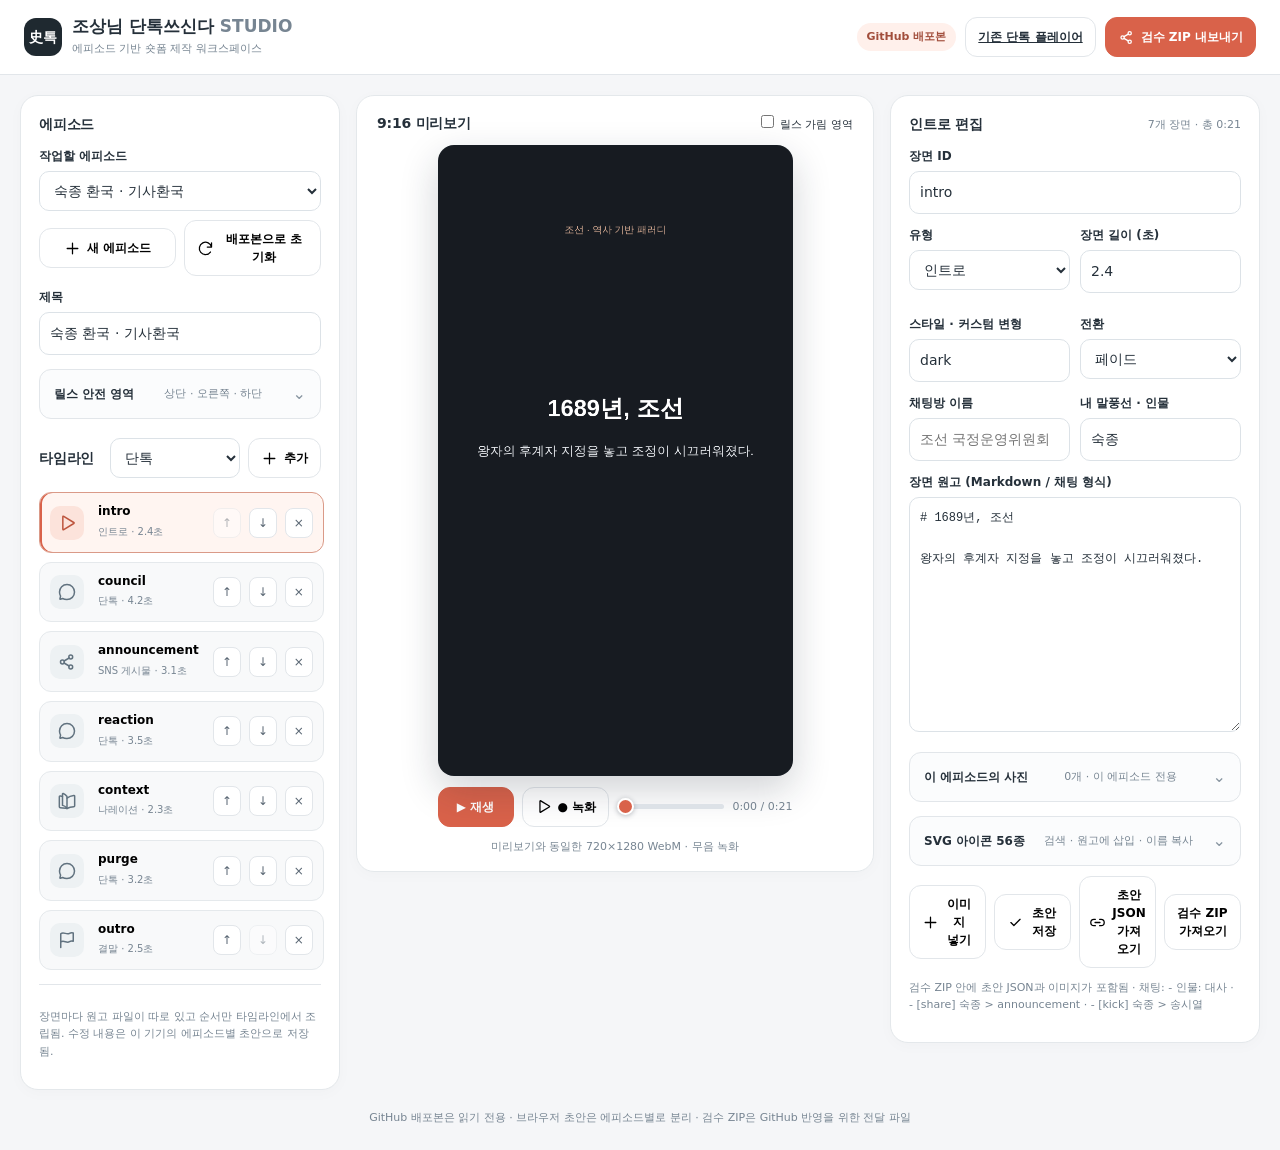
<file: studio.html>
<!doctype html>
<html lang="ko">
<head>
<meta charset="utf-8">
<meta name="viewport" content="width=device-width,initial-scale=1,viewport-fit=cover">
<meta name="color-scheme" content="light">
<title>조상님 단톡쓰신다 · Studio</title>
<link rel="stylesheet" href="studio/studio.css">
</head>
<body>
<header class="top">
  <div class="brand"><div class="mark">史톡</div><div><h1>조상님 단톡쓰신다 <span class="muted">STUDIO</span></h1><small>에피소드 기반 숏폼 제작 워크스페이스</small></div></div>
  <div class="header-actions"><span id="saveState" class="status">불러오는 중</span><a class="btn" href="/">기존 단톡 플레이어</a><button id="exportBtn" class="btn primary" data-studio-icon="share" type="button">검수 ZIP 내보내기</button></div>
</header>
<main class="main">
  <section class="panel episode-panel" aria-label="에피소드 및 장면 목록">
    <div class="panel-inner">
      <h2>에피소드</h2>
      <label for="episodeSelect">작업할 에피소드</label>
      <select id="episodeSelect"></select>
      <div class="row buttons" style="margin-top:9px"><button id="newEpisodeBtn" class="btn" data-studio-icon="plus" type="button">새 에피소드</button><button id="resetBtn" class="btn" data-studio-icon="refresh" type="button">배포본으로 초기화</button></div>
      <label for="episodeTitle">제목</label><input id="episodeTitle" type="text" maxlength="100">
      <details class="icon-library" id="safeSettings"><summary><strong>릴스 안전 영역</strong><span class="muted">상단 · 오른쪽 · 하단</span></summary><div class="icon-library-body"><div class="safe-grid"><label>상단 %<input id="safeTop" type="number" min="0" max="30" value="12" step="1"></label><label>오른쪽 %<input id="safeRight" type="number" min="0" max="29" value="17" step="1"></label><label>하단 %<input id="safeBottom" type="number" min="0" max="35" value="21" step="1"></label></div><label for="chatChrome">단톡 하단 입력창</label><select id="chatChrome"><option value="compact">릴스용 · 입력창 없음</option><option value="classic">클래식 · 입력창 표시</option></select><p class="hint">왼쪽·오른쪽 말풍선과 인물 프사·스크롤 연출은 그대로 유지함</p><p class="hint">이 에피소드의 미리보기와 녹화에 동시에 반영됨. 빨간 영역은 가이드에만 표시</p></div></details>
      <div class="row" style="margin-top:19px"><h2 style="margin:0;flex:1">타임라인</h2><select id="newKind" aria-label="추가할 장면 유형" style="width:130px"><option value="chat">단톡</option><option value="narration">나레이션</option><option value="post">SNS 게시물</option><option value="intro">인트로</option><option value="photo">사진</option><option value="outro">결말</option></select><button id="addSceneBtn" class="btn" data-studio-icon="plus" type="button" aria-label="장면 추가">추가</button></div>
      <div id="timeline" class="timeline" aria-label="장면 순서"></div>
      <div class="workspace-tip">
        <p class="hint">장면마다 원고 파일이 따로 있고 순서만 타임라인에서 조립됨. 수정 내용은 이 기기의 에피소드별 초안으로 저장됨.</p>
      </div>
    </div>
  </section>
  <section class="panel preview-panel" aria-label="영상 장면 미리보기">
    <div class="preview-title"><h2>9:16 미리보기</h2><label style="margin:0;font-weight:500;font-size:11px"><input type="checkbox" id="guideToggle"> 릴스 가림 영역</label></div>
    <div id="stage" class="stage"><div id="sceneContainer" class="scene"></div><canvas id="videoCanvas" class="studio-video-canvas" width="720" height="1280" aria-label="장면 재생과 실제 녹화에 사용되는 영상 미리보기"></canvas><div id="guides" class="safe-guides hidden"><div class="safe-right"></div></div></div>
    <div class="preview-controls"><button id="playBtn" class="btn primary" type="button">▶ 재생</button><button id="recordBtn" class="btn" data-studio-icon="play" type="button">● 녹화</button><div class="progress"><span id="progressFill"></span><input id="seek" type="range" min="0" max="1000" step="1" value="0" aria-label="영상 시점 이동"></div><span id="previewTime" class="preview-time">0:00</span></div>
    <p class="hint" id="recordHelp" style="text-align:center;margin:0">미리보기와 동일한 720×1280 WebM · 무음 녹화</p><a id="recordDownload" class="btn hidden" download="episode.webm">마지막 영상 다시 저장</a>
  </section>
  <section class="panel editor-panel" aria-label="선택 장면 편집">
    <div class="panel-inner">
      <div class="row" style="justify-content:space-between"><h2 id="editingHeading" style="margin:0">장면 편집</h2><span id="scenePosition" class="hint">장면을 선택하세요</span></div>
      <label for="sceneId">장면 ID</label><input id="sceneId" type="text" readonly>
      <div class="field-grid">
        <div><label for="sceneKind">유형</label><select id="sceneKind"><option value="intro">인트로</option><option value="chat">단톡</option><option value="post">SNS 게시물</option><option value="narration">나레이션</option><option value="photo">사진</option><option value="outro">결말</option></select></div>
        <div><label for="duration">장면 길이 (초)</label><input id="duration" type="number" min="0.2" max="60" step="0.1"></div>
        <div><label for="sceneVariant">스타일 · 커스텀 변형</label><input id="sceneVariant" type="text" list="variantList" placeholder="기본 / kakao / royal-purge" maxlength="64"><datalist id="variantList"><option value="kakao"><option value="webtoon"><option value="social"><option value="dark"><option value="royal-purge"><option value="cinematic"><option value="notice-storm"><option value="notice-inbox"></datalist></div>
        <div><label for="transition">전환</label><select id="transition"><option value="cut">바로 전환</option><option value="fade">페이드</option></select></div>
      </div>
      <div class="field-grid">
        <div><label for="sceneRoom">채팅방 이름</label><input id="sceneRoom" type="text" placeholder="조선 국정운영위원회"></div>
        <div><label for="scenePerspective">내 말풍선 · 인물</label><input id="scenePerspective" type="text" placeholder="예: 숙종" maxlength="64"></div>
      </div>
      <label for="sceneContent">장면 원고 (Markdown / 채팅 형식)</label>
      <textarea id="sceneContent" class="editor-area" spellcheck="false" placeholder="# 1689년, 조선"></textarea>
      <details class="icon-library" id="assetsLibrary">
        <summary><strong>이 에피소드의 사진</strong> <span class="muted" id="mediaCount">0개 · 개별 저장</span></summary>
        <div class="icon-library-body">
          <div class="row media-character-row"><label for="avatarTarget">프사 지정 대상</label><select id="avatarTarget" aria-label="프사를 바꿀 등장인물"></select></div><div id="mediaGrid" class="media-grid"></div>
          <p class="hint">사진을 누르면 선택 장면 커서 위치에 삽입됨 · 사진은 이 에피소드에만 저장됨</p>
        </div>
      </details>
      <details class="icon-library" id="iconLibrary">
        <summary><strong>SVG 아이콘 56종</strong> <span class="muted">검색 · 원고에 삽입 · 이름 복사</span></summary>
        <div class="icon-library-body">
          <label for="iconSearch">아이콘 이름 검색</label>
          <input id="iconSearch" type="search" placeholder="예: chat, play, bell, home-fill" autocomplete="off">
          <div id="iconGrid" class="icon-grid" aria-label="SVG 아이콘 목록"></div>
          <p class="hint">아이콘을 누르면 커서 위치에 <code>:icon(chat):</code> 같은 표식이 들어감. 본문·채팅·SNS 화면에서 동일하게 표시됨.</p>
        </div>
      </details>
      <div class="row buttons" style="margin-top:10px"><button class="btn" id="uploadImageBtn" data-studio-icon="plus" type="button">이미지 넣기</button><button class="btn" id="saveBtn" data-studio-icon="check" type="button">초안 저장</button><button class="btn" id="importBtn" data-studio-icon="link" type="button">초안 JSON 가져오기</button><button class="btn" id="importZipBtn" type="button">검수 ZIP 가져오기</button></div>
      <p id="editorHelp" class="hint">검수 ZIP 안에 초안 JSON과 이미지가 포함됨 · 채팅: - 인물: 대사 · - [share] 숙종 > announcement · - [kick] 숙종 > 송시열</p>
      <p id="error" class="hint" style="color:#b34d45" role="status"></p>
    </div>
  </section>
</main>
<div class="footer">GitHub 배포본은 읽기 전용 · 브라우저 초안은 에피소드별로 분리 · 검수 ZIP은 GitHub 반영을 위한 전달 파일</div>
<input id="imageFile" type="file" accept="image/*" multiple hidden>
<input id="importFile" type="file" accept="application/json,.json" hidden><input id="importZipFile" type="file" accept=".zip,application/zip" hidden>
<script defer src="studio/icons.js"></script>
<script defer src="studio/renderer.js"></script>
<script defer src="studio/canvas.js"></script>
<script defer src="studio/variants/sukjong-royal.js"></script>
<script defer src="studio/variants/story-beats.js"></script>
<script defer src="studio/webm.js"></script>
<script defer src="studio/zip.js"></script>
<script defer src="studio/app.js"></script>
</body>
</html>
</file>
<file: studio/studio.css>
:root{color-scheme:light;--base:#f5f6f8;--paper:#fff;--text:#25303a;--muted:#778592;--line:#e2e6ea;--accent:#d9624a}
*{box-sizing:border-box}body{margin:0;background:var(--base);color:var(--text);font:14px/1.5 "Pretendard","Noto Sans KR",system-ui,sans-serif}
button,input,select,textarea{font:inherit}button{cursor:pointer}button:disabled{opacity:.45;cursor:not-allowed}
header.top{display:flex;gap:16px;align-items:center;justify-content:space-between;padding:16px 24px;background:var(--paper);border-bottom:1px solid var(--line)}
.brand{display:flex;align-items:center;gap:10px}.mark{display:grid;place-items:center;background:#1f2930;color:#fff;font-weight:900;width:38px;height:38px;border-radius:12px}.brand h1{font-size:17px;line-height:1.25;margin:0}.brand small{font-size:11px;color:var(--muted)}a{color:inherit}
.header-actions{display:flex;align-items:center;gap:9px;flex-wrap:wrap}
.status{color:#a24e3c;font-size:11px;font-weight:750;background:#fff0eb;border-radius:99px;padding:6px 10px}.status.saved{color:#4f806a;background:#e8f3ed}
.btn{display:inline-flex;align-items:center;justify-content:center;border:1px solid var(--line);background:#fff;padding:9px 12px;border-radius:10px;font-size:12px;font-weight:750;gap:4px;min-height:37px}
.btn.primary{background:var(--accent);color:#fff;border-color:var(--accent)}.btn.ghost{background:#f5f6f8}
.main{display:grid;grid-template-columns:minmax(270px,320px) minmax(305px,1fr) minmax(310px,370px);gap:16px;padding:20px;max-width:1550px;margin:auto;align-items:start}
.panel{background:var(--paper);border:1px solid var(--line);border-radius:18px;min-height:180px;overflow:hidden}.panel-inner{padding:16px}.panel h2{font-size:14px;margin:0 0 12px}.muted{color:var(--muted)}.hint{font-size:11px;color:var(--muted);line-height:1.55}
label{display:block;font-weight:750;font-size:12px;margin:12px 0 6px}
input[type=text],input[type=number],select,textarea{width:100%;border:1px solid #dce2e7;background:#fff;border-radius:10px;padding:10px;color:var(--text);outline-offset:2px}
select{cursor:pointer}.row{display:flex;gap:8px;align-items:center}.row>*{min-width:0}.row>*:first-child{flex:1}
.timeline{display:grid;gap:9px;margin:14px 0}.scene-item{background:#f8f9fa;border:1px solid #e5e9ec;border-radius:12px;padding:10px;text-align:left;display:flex;gap:8px;align-items:center;transition:border-color .12s,background .12s}
.scene-item.selected{background:#fff4f0;border-color:#e7a99b}.scene-icon{display:grid;place-items:center;flex:0 0 34px;width:34px;height:34px;border-radius:9px;background:#e8edf1;font-size:16px}
.scene-item strong{display:block;font-size:12px;line-height:1.3}.scene-item small{color:var(--muted);font-size:10px}.scene-item .scene-name{flex:1;min-width:0}.scene-item .scene-name strong{overflow:hidden;text-overflow:ellipsis;white-space:nowrap}.mini{width:28px;height:30px;border:1px solid var(--line);background:#fff;border-radius:8px;color:#586572;font-size:12px}
.row.buttons{flex-wrap:wrap}.row.buttons>*{flex:1}.workspace-tip{border-top:1px solid var(--line);margin-top:14px;padding-top:12px}
.preview-panel{display:flex;flex-direction:column;align-items:center;gap:12px;padding:16px 12px}.preview-title{align-self:stretch;display:flex;justify-content:space-between;align-items:center;padding:0 5px}.preview-title h2{margin:0}.stage{position:relative;width:min(100%,355px);aspect-ratio:9/16;border-radius:18px;overflow:hidden;background:#161b22;isolation:isolate;box-shadow:0 12px 32px #25333c1e}
.stage>.scene{position:absolute;inset:0;overflow:hidden;animation:sceneEnter .23s ease-out both}
.stage>.scene.is-fading{animation:sceneFade .26s ease-out both}
@keyframes sceneEnter{from{opacity:.65;transform:translateY(5px)}to{opacity:1;transform:none}}
@keyframes sceneFade{from{opacity:0}to{opacity:1}}
.scene-fullcard{position:absolute;inset:0;padding:16% 9% 22%;display:flex;flex-direction:column;justify-content:center;gap:12px;text-align:center;overflow:hidden}
.scene-fullcard.dark{background:#15191f;color:#fff}.scene-fullcard.narration{background:#17191d;color:#fff;padding:22% 9% 29%}
.scene-kicker{letter-spacing:2px;text-transform:uppercase;font-size:10px;color:#c1b4a7;font-weight:700}.scene-bigtitle{font-size:clamp(21px,5vw,29px);line-height:1.42;margin:0;word-break:keep-all;white-space:pre-wrap}.scene-description{color:#e1e2e6;font-size:14px;line-height:1.8;white-space:pre-wrap;word-break:keep-all}.scene-description p{margin:0 0 10px}.scene-background-image{position:absolute;inset:0;width:100%;height:100%;object-fit:cover;z-index:-1;opacity:.48}.webtoon-narration{background:#13171be8;border:1px solid #a9b4c0;padding:16px 14px;text-align:left}
.studio-chat{position:absolute;inset:0;background:#b9cee0;padding:12% 16% 22% 3%;display:flex;flex-direction:column;color:#213443}.studio-chat-head{display:flex;align-items:center;gap:8px;background:#dae5f0;margin:-2px -16% 0 -3.5%;padding:10px 20% 11px 7%;min-height:48px;font-size:12px;font-weight:800}.studio-back{font-size:20px}.studio-room{flex:1;overflow:hidden;text-overflow:ellipsis;white-space:nowrap}.studio-menu{opacity:.65}.studio-chat-body{overflow:hidden;flex:1;display:flex;flex-direction:column;justify-content:flex-end;gap:8px;padding:8px 0}.studio-chat-row{display:flex;gap:7px;align-items:flex-start;animation:bubbleIn .25s ease both}.studio-chat-avatar{flex:0 0 25px;width:25px;height:25px;border-radius:8px;background:#60788d;display:grid;place-items:center;color:#fff;font-size:11px;font-weight:800}.studio-chat-message{flex:1;min-width:0;display:flex;flex-direction:column;align-items:flex-start;gap:3px}.studio-chat-author{font-size:10px;font-weight:750}.studio-chat-bubble,.studio-shared-post{background:#fff;border-radius:3px 10px 10px 10px;padding:9px;font-size:12px;line-height:1.5;white-space:pre-wrap;overflow-wrap:anywhere;max-width:100%}.studio-shared-post{width:100%;border:1px solid #e5e9ed}.studio-share-label{color:#758392;font-size:10px;margin-bottom:5px}.studio-shared-post p{font-size:11px;margin:5px 0}.studio-system{align-self:center;text-align:center;font-size:10px;color:#fff;border-radius:99px;background:#566c8099;padding:7px 10px;animation:bubbleIn .25s ease both}
@keyframes bubbleIn{from{opacity:0;transform:translateY(8px)}to{opacity:1;transform:none}}
.studio-post-wrap{position:absolute;inset:0;display:flex;align-items:center;justify-content:center;background:#eef1f5;padding:16% 10% 20%}
.studio-post{background:#fff;border:1px solid #dae1e6;width:100%;border-radius:18px;padding:16px;box-shadow:0 9px 35px #161f2816}.studio-post-head{display:flex;align-items:center;gap:9px}.studio-post-avatar{width:37px;height:37px;border-radius:50%;background:#26333d;color:#fff;display:grid;place-items:center;font-size:18px;font-weight:800}.studio-post-author{flex:1;display:flex;flex-direction:column;gap:0;font-size:12px}.studio-post-author span{font-size:10px;color:#85909c}.studio-post-dots{color:#99a3ae}.studio-post-text{font-size:14px;line-height:1.6;white-space:pre-wrap;overflow-wrap:anywhere;margin-top:17px}.studio-post-text p{margin:0 0 9px}.studio-post-actions{font-size:15px;color:#71808b;letter-spacing:2px;border-top:1px solid #edf1f3;margin-top:12px;padding-top:11px}.studio-post-image{width:100%;max-height:225px;object-fit:cover;border-radius:11px}
.studio-photo-wrap{position:absolute;inset:0;display:flex;flex-direction:column;align-items:center;justify-content:center;background:#161b20;padding:14% 8% 21%;color:white}.studio-photo-image{width:100%;max-height:80%;object-fit:contain;border-radius:8px}.studio-photo-title{font-size:19px}.studio-photo-caption{font-size:12px;line-height:1.5;text-align:center}.scene-image-missing{padding:22px;border:1px dashed #bdc6ce;border-radius:12px;font-size:12px;text-align:center}
.safe-guides{pointer-events:none;position:absolute;inset:0;z-index:10}.safe-guides.hidden{display:none}.safe-guides:before{content:'';position:absolute;inset:0 0 auto;background:#e35b5240;height:12%;border-bottom:1px dashed #f3b5ab}.safe-guides:after{content:'';position:absolute;inset:auto 0 0;background:#e35b5240;height:21%;border-top:1px dashed #f3b5ab}.safe-right{position:absolute;inset:12% 0 21% auto;width:17%;background:#e35b5226;border-left:1px dashed #e35b52}
.preview-controls{display:flex;gap:8px;align-items:center;justify-content:center;width:min(100%,355px)}.preview-controls button{min-width:65px}.progress{height:5px;background:#dde2e7;border-radius:20px;flex:1;overflow:hidden}.progress>span{display:block;height:100%;width:0;background:var(--accent)}.preview-time{font-size:11px;color:var(--muted);font-variant-numeric:tabular-nums}
.editor-area{resize:vertical;min-height:235px;max-height:60vh;font-family:ui-monospace,SFMono-Regular,Consolas,monospace;font-size:12px;line-height:1.7}.field-grid{display:grid;grid-template-columns:1fr 1fr;gap:10px}.field-grid label{margin-bottom:6px}.footer{font-size:11px;color:var(--muted);padding:0 20px 24px;text-align:center;max-width:1550px;margin:auto}.busy{opacity:.6;pointer-events:none}
@media(max-width:1180px){.main{grid-template-columns:minmax(230px,300px) 1fr}.editor-panel{grid-column:2;grid-row:1/span 2}.preview-panel{grid-column:1;grid-row:2}.stage{max-width:300px}}
@media(max-width:800px){header.top{padding:12px 15px;align-items:flex-start}.header-actions{justify-content:flex-end}.header-actions a{display:none}.main{display:flex;flex-direction:column;padding:12px;gap:12px}.panel{width:100%}.preview-panel{order:1}.episode-panel{order:2}.editor-panel{order:3}.stage{max-width:320px}.brand h1{font-size:14px}}


/* Soft SVG icons — original source geometry through CSS mask / currentColor. */
.studio-icon{display:inline-block;flex:none;width:18px;height:18px;background:currentColor;
  -webkit-mask-image:var(--studio-icon-url);mask-image:var(--studio-icon-url);
  -webkit-mask-repeat:no-repeat;mask-repeat:no-repeat;
  -webkit-mask-position:center;mask-position:center;
  -webkit-mask-size:contain;mask-size:contain;
  vertical-align:-.19em}
.scene-inline-icon{margin:0 .08em;vertical-align:-.22em}
.icon-library{margin-top:14px;border:1px solid var(--line);border-radius:12px;overflow:hidden;background:#fbfcfd}
.icon-library summary{cursor:pointer;list-style:none;padding:12px 14px;display:flex;justify-content:space-between;gap:6px;align-items:center;font-size:12px}
.icon-library summary::-webkit-details-marker{display:none}
.icon-library summary::after{content:'⌄';font-size:16px;color:#8794a0}
.icon-library[open] summary::after{content:'⌃'}
.icon-library summary span{font-size:11px}
.icon-library-body{border-top:1px solid var(--line);padding:12px}
.icon-library-body label{margin:0 0 6px}
.icon-library-body input{font-size:12px}
.icon-grid{display:grid;grid-template-columns:repeat(auto-fill,minmax(80px,1fr));gap:7px;max-height:320px;overflow-y:auto;margin-top:11px;padding:1px;scrollbar-width:thin}
.icon-card{display:flex;flex-direction:column;align-items:stretch;justify-content:space-between;min-width:0;border:1px solid #e4e9ec;border-radius:10px;background:#fff;overflow:hidden}
.icon-pick{background:none;border:0;color:#273745;display:flex;align-items:center;justify-content:center;flex-direction:column;gap:8px;padding:10px 4px 8px;min-height:71px;width:100%}
.icon-pick:hover,.icon-pick:focus-visible{background:#f9eae5;color:#ae4f39}
.icon-label{font-size:9.5px;line-height:1.3;word-break:break-word;text-align:center;color:#667582}
.icon-copy{font-size:10px;font-weight:650;border:0;border-top:1px solid #e9ecef;background:#f7f9fb;min-height:28px;color:#667582}
.icon-copy:hover,.icon-copy:focus-visible{color:#b3503d;background:#ffede7}
.studio-post-actions{display:flex;justify-content:space-between;align-items:center;letter-spacing:normal}
@media(max-width:800px){.icon-grid{grid-template-columns:repeat(auto-fill,minmax(72px,1fr));max-height:270px}}


/* Preview and output share this canvas. Safe guides are editor-only overlays. */
.studio-video-canvas{position:absolute;inset:0;width:100%;height:100%;display:block;z-index:4;object-fit:fill;background:#171b21}
.stage>.scene{visibility:hidden;pointer-events:none}
.preview-controls{flex-wrap:wrap}.preview-controls .progress{min-width:85px}.preview-controls .btn{min-width:76px}
.preview-controls #recordBtn.recording{background:#e1493f;border-color:#e1493f;color:white}
.preview-panel #recordDownload{align-self:center;text-decoration:none;padding:7px 12px;min-height:34px}
.media-grid{display:grid;grid-template-columns:repeat(auto-fill,minmax(90px,1fr));gap:8px;margin-top:10px;max-height:290px;overflow:auto}
.media-card{position:relative;display:flex;flex-direction:column;gap:4px;border:1px solid var(--line);background:#fff;border-radius:11px;padding:5px;min-width:0}
.media-card img{display:block;width:100%;aspect-ratio:1;object-fit:cover;border-radius:7px}
.media-card .media-name{font-size:10px;white-space:nowrap;overflow:hidden;text-overflow:ellipsis}
.media-card button{min-height:27px;border:1px solid #e4e7ea;border-radius:7px;background:#f6f8fa;color:#394958;font-size:10px;font-weight:750}
.media-card .media-remove{color:#a54d45;background:#fff8f6}
.media-card .media-remove:disabled{opacity:.4}
#recordHelp{max-width:340px}

.studio-chat-photo{background:#fff;padding:5px;border-radius:9px;width:min(100%,235px)}.studio-chat-photo img{width:100%;max-height:210px;object-fit:contain;display:block;border-radius:6px}


.hidden{display:none!important}
.progress{position:relative;height:26px;overflow:visible;background:none;display:flex;align-items:center}
.progress::before{content:'';position:absolute;left:0;right:0;top:10px;height:5px;background:#dde2e7;border-radius:20px}
.progress>span{position:absolute;left:0;top:10px;height:5px;z-index:1;pointer-events:none}
.progress input[type=range]{-webkit-appearance:none;appearance:none;position:absolute;inset:0;margin:0;width:100%;height:26px;border:0;background:transparent;cursor:pointer;z-index:2;padding:0}
.progress input[type=range]::-webkit-slider-thumb{-webkit-appearance:none;appearance:none;background:#d9624a;border:2px solid #fff;box-shadow:0 1px 5px #26303b50;width:17px;height:17px;border-radius:50%}
.progress input[type=range]::-moz-range-thumb{background:#d9624a;border:2px solid #fff;box-shadow:0 1px 5px #26303b50;width:17px;height:17px;border-radius:50%}
.drop-active{outline:3px dashed #d9624a;outline-offset:-4px;background:#fff2ed}
.safe-guides::before{height:var(--guide-top,12%)}
.safe-guides::after{height:var(--guide-bottom,21%)}
.safe-right{inset:var(--guide-top,12%) 0 var(--guide-bottom,21%) auto;width:var(--guide-right,17%)}
.safe-grid{display:grid;grid-template-columns:repeat(3,minmax(0,1fr));gap:9px;margin:10px 0}
.safe-grid label{margin:0;font-size:11px}
.safe-grid input{width:100%;margin-top:5px}


/* Studio refinement: prioritize a readable film monitor and predictable controls. */
.panel{border-color:#e4e8eb;border-radius:18px;box-shadow:0 3px 15px rgba(30,44,57,.025)}
.panel-inner{padding:18px}
.panel h2{font-size:14px;letter-spacing:-.22px}
.btn{gap:6px;border-radius:12px;min-height:40px;transition:background-color .14s ease,border-color .14s ease,color .14s ease}
.btn:not(:disabled):hover{background:#faf6f4;border-color:#d9aea3}
.btn.primary:not(:disabled):hover{background:#b94e3b;border-color:#b94e3b}
input[type=text]:focus,select:focus,textarea:focus{border-color:#d67d65;outline:2px solid rgba(220,120,95,.16);outline-offset:1px}
.timeline .scene-item{transition:background-color .16s ease,border-color .16s ease,box-shadow .16s ease}
.scene-item.selected{border-color:#da9a88;background:#fff5f1;box-shadow:inset 2px 0 0 #d9624a}
.scene-item .scene-icon{border-radius:10px;background:#edf1f3;color:#61727f}
.scene-item.selected .scene-icon{background:#fce3db;color:#bd543d}
.scene-item .mini{border-radius:8px;transition:background-color .12s ease}
.scene-item .mini:not(:disabled):hover{background:#fff1eb}
.preview-panel{gap:11px;padding:16px 15px}
.preview-title{font-size:13px}
.stage{border-radius:16px;box-shadow:0 14px 38px rgba(23,36,50,.20);border:1px solid rgba(25,41,55,.08)}
.studio-video-canvas{image-rendering:auto}
#recordBtn.recording{animation:recordPulse 1.5s ease-in-out infinite}
@keyframes recordPulse{50%{box-shadow:0 0 0 4px rgba(225,73,63,.13)}}
@media(min-width:1181px){.preview-panel{position:sticky;top:20px}}
@media(min-width:801px) and (max-width:1180px){
 .main{grid-template-columns:minmax(260px,1fr) minmax(300px,1fr);gap:14px}
 .episode-panel{grid-column:1;grid-row:1}
 .preview-panel{grid-column:2;grid-row:1;position:sticky;top:14px}
 .editor-panel{grid-column:1/span 2;grid-row:2}
 .stage{max-width:330px}
}
@media(max-width:800px){
 header.top{gap:9px;flex-direction:column}
 .header-actions{width:100%;justify-content:space-between}
 .preview-panel{position:static}
 .stage{width:min(100%,345px);max-width:345px}
 .panel-inner{padding:16px}
 .btn{min-height:43px}
}
@media(prefers-reduced-motion:reduce){
 .btn,.scene-item,.scene-item .mini{transition:none}
 #recordBtn.recording{animation:none}
}

.media-character-row{margin:6px 0 10px;align-items:center}
.media-character-row>label{flex:0 0 auto;font-size:11px;margin:0;color:#526473}
.media-character-row>select{flex:1;min-width:0;font-size:11px;padding:7px 9px;border-radius:9px}
.media-card button{transition:background-color .14s ease}
.media-card button:not(:disabled):hover{background:#fff0e9;color:#b45440}
</file>
